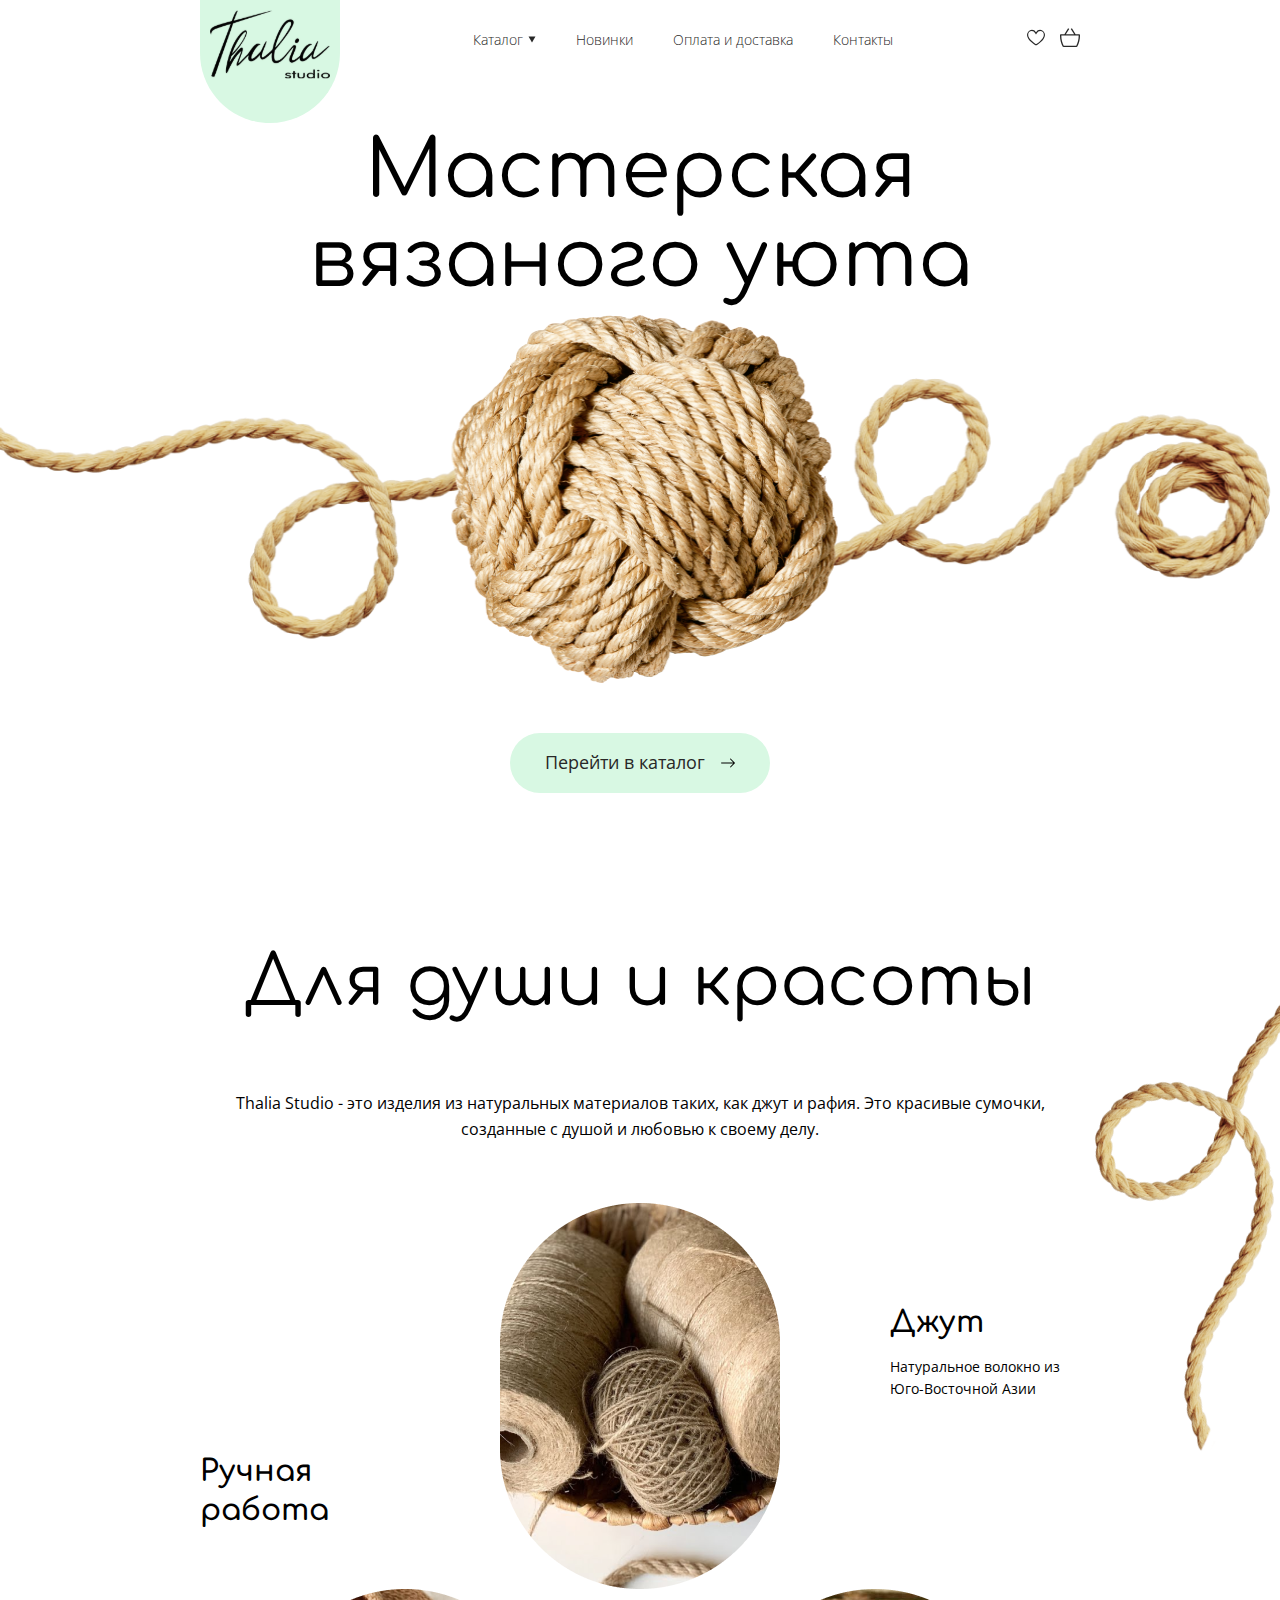
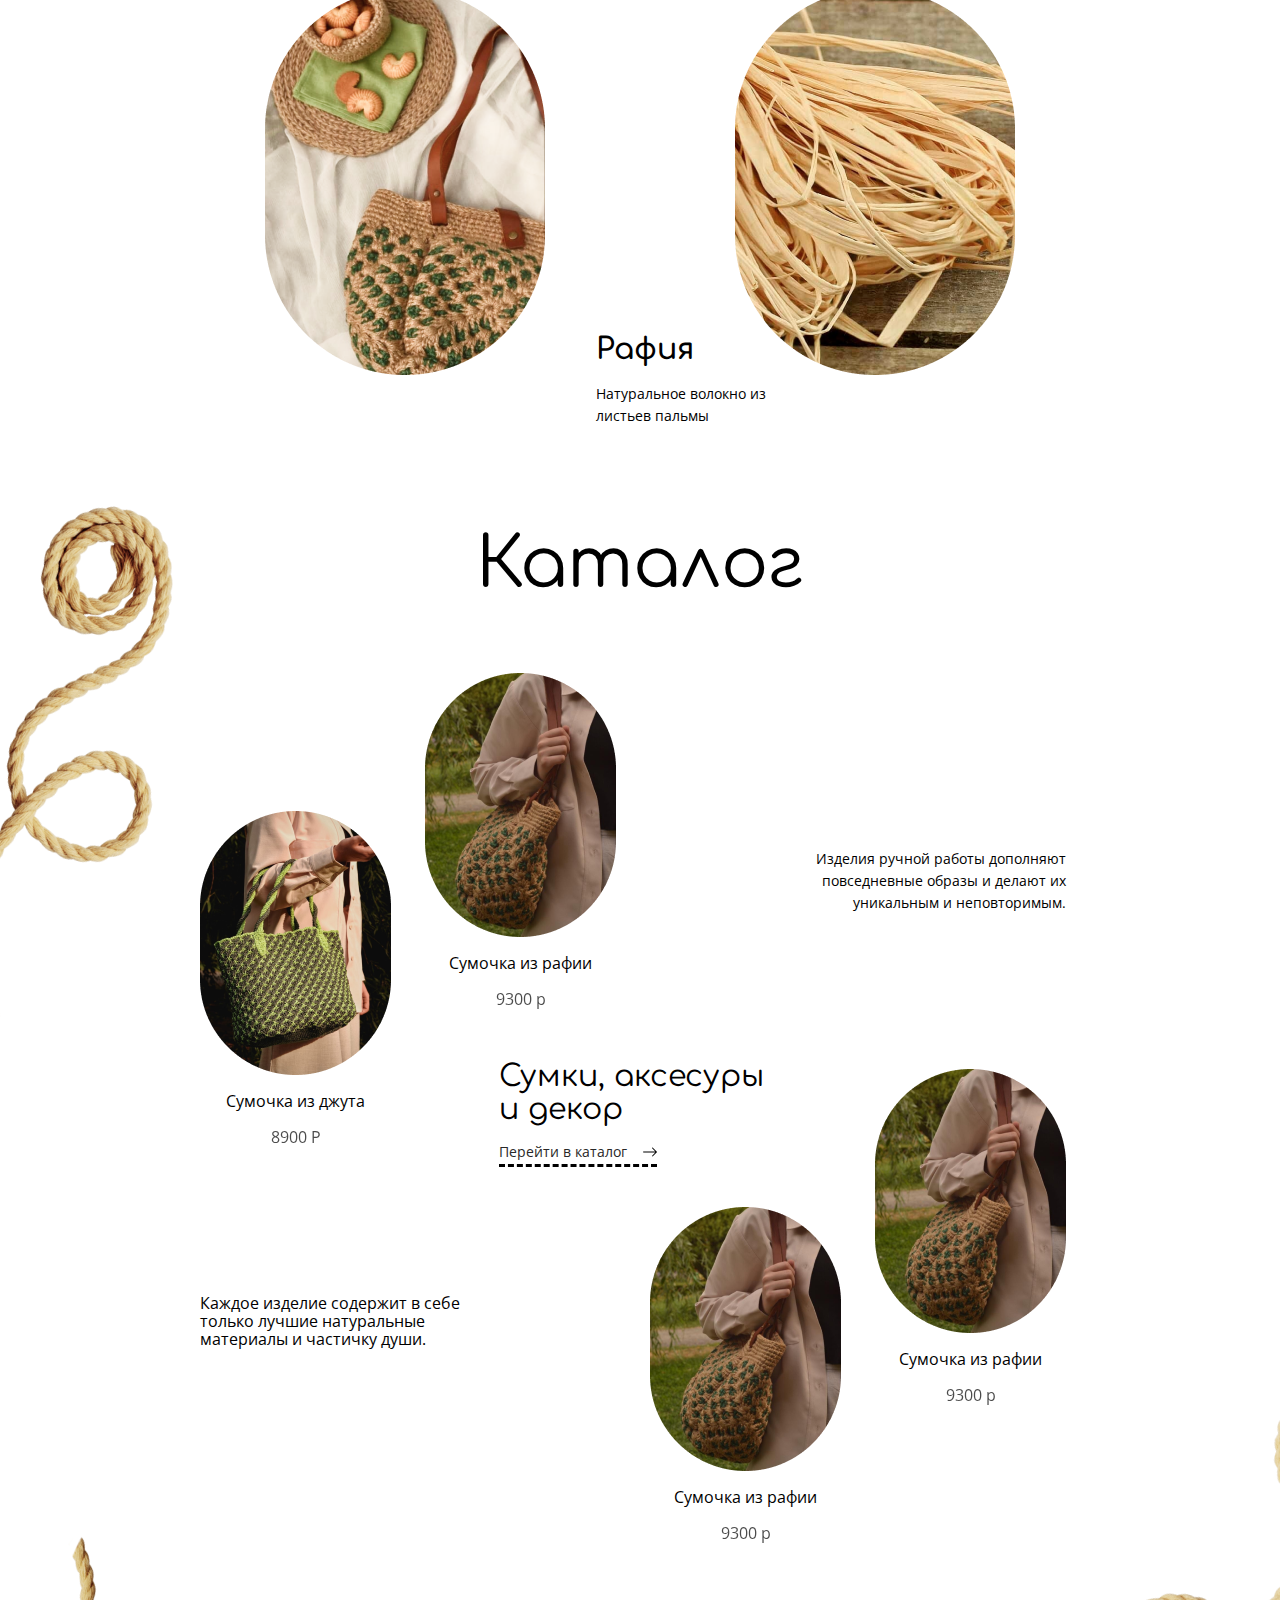
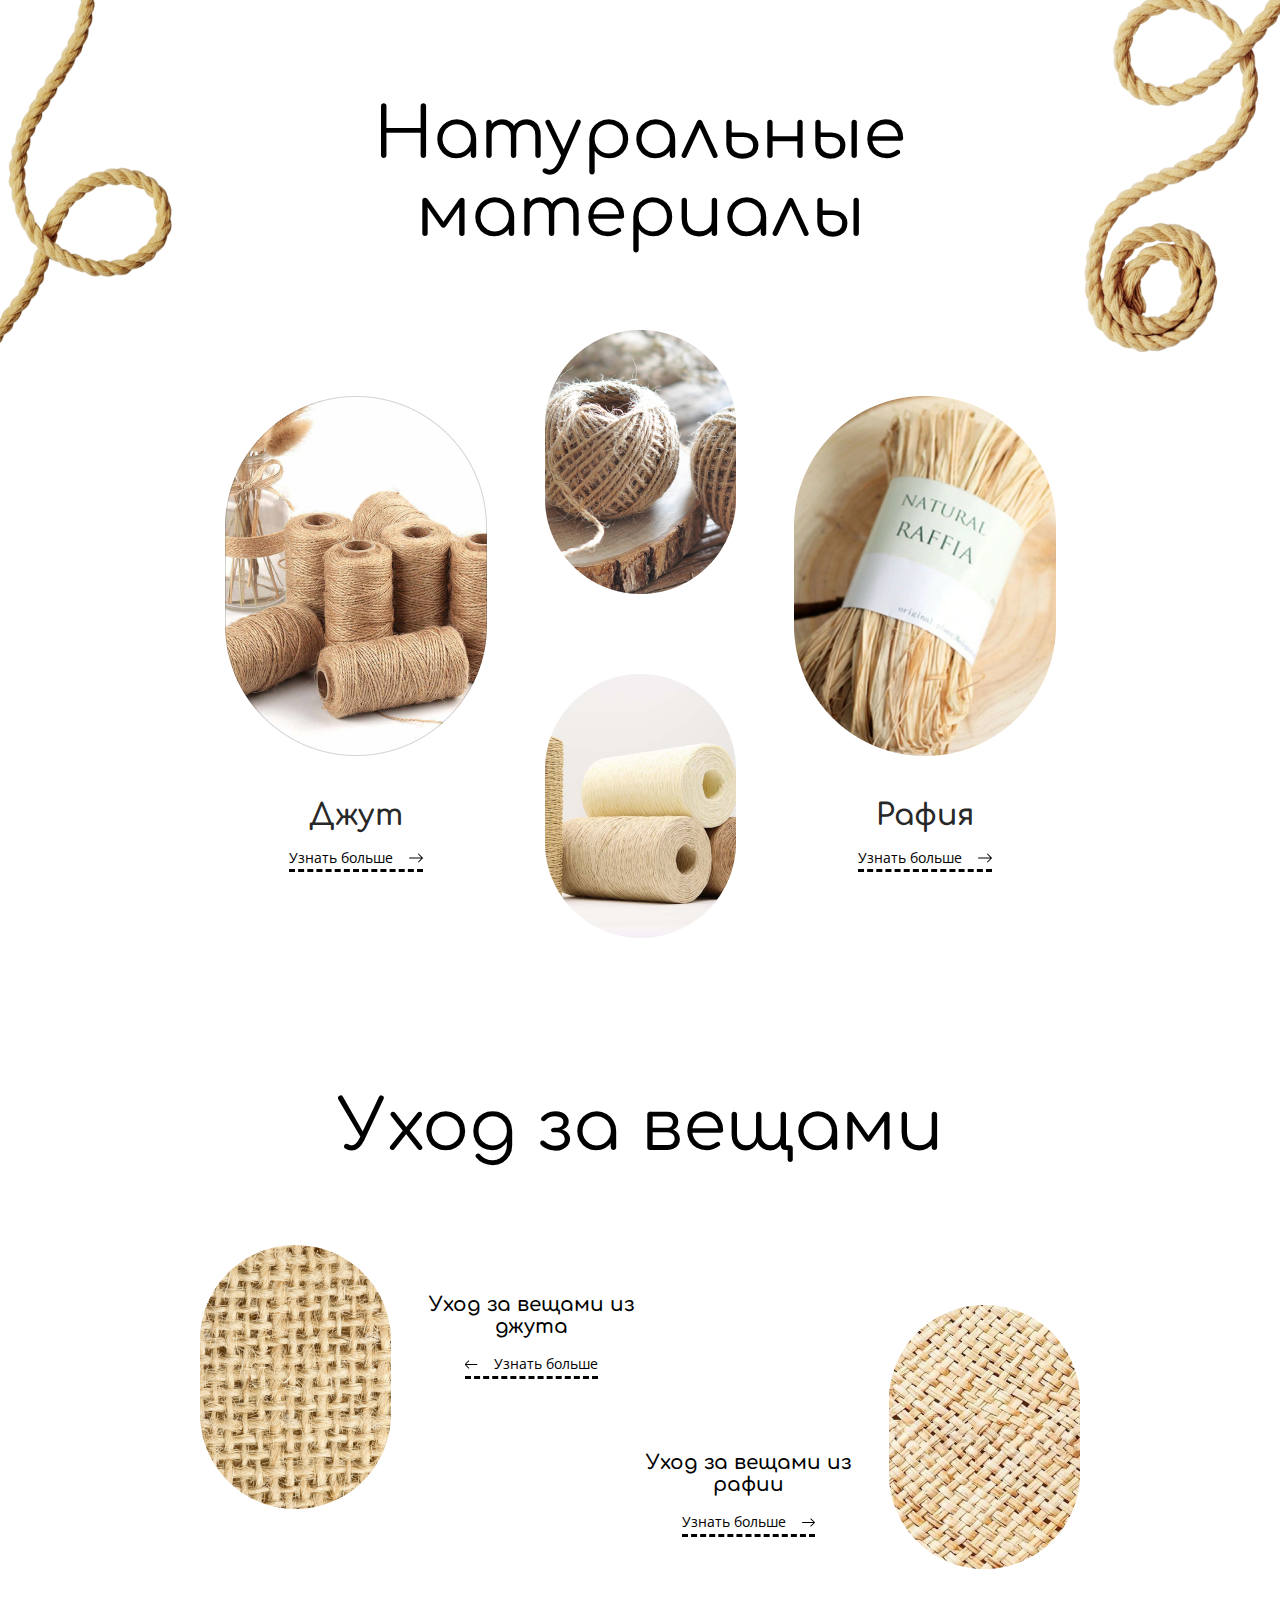
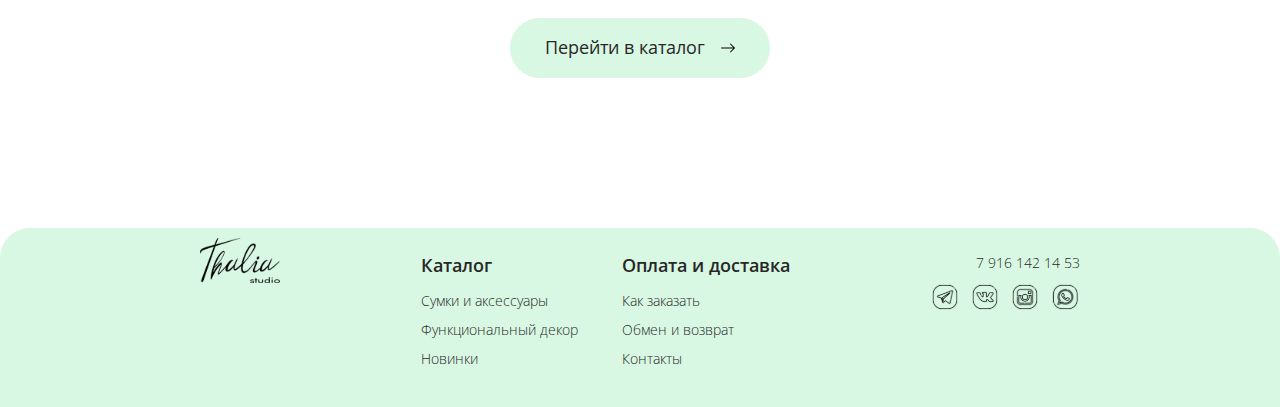
<file: index.html>
<!DOCTYPE html>
<html lang="ru" dir="ltr">
  <head>
    <meta charset="utf-8" />
    <title>Thalia Studio - Главная страница</title>
    <link rel="stylesheet" href="./index.css" />
    <link rel="stylesheet" href="./vendor/normalize.css" />
    <meta name="viewport" content="width=device-width, initial-scale=1" />
    <script src="http://ajax.googleapis.com/ajax/libs/jquery/2.0.3/jquery.min.js"></script>
  </head>

  <body>
    <header class="header">
      <a href="/index.html" class="logoimg">
        <img src="./images/logo.svg" alt="logoimg" class="logoimg pointer lazyload" />
      </a>
      <div class="menu">
        <div class="catalog">
          <p class="header__text text pointer header__text__catalog">Каталог</p>
          <img src="./images/Polygon.svg" alt="rectangle" class="polygon lazyload" />
          <div class="catalog__popup">
            <p class="catalog__popup__text text pointer">
              <a href="./pages/catalog.html">Все изделия</a>
            </p>
            <p class="catalog__popup__text text pointer">
              <a href="./pages/catalog.html">Сумки и аксессуары</a>
            </p>
            <p class="catalog__popup__text text pointer">
              <a href="./pages/catalog.html">Функциональный декор</a>
            </p>
          </div>
        </div>
        <p class="header__text text pointer">
          <a href="./pages/novelties.html">Новинки</a>
        </p>
        <p class="header__text text pointer">
          <a href="./pages/paymentndelivery.html">Оплата и доставка</a>
        </p>
        <p class="header__text text pointer">
          <a href="./pages/contacts.html">Контакты</a>
        </p>
      </div>
      <div class="headerimges">
        <a href="/pages/favourites.html">
        <img src="/images/like.svg" alt="like" class="like pointer lazyload" />
      </a>
        <a href="/pages/order.html">
        <img src="/images/basket.svg" alt="basket" class="basket pointer lazyload" />
      </a>
        <img
          src="/images/header__vector.svg"
          alt="burger"
          class="header__burger"
        />
      </div>
    </header>
    <div class="burger">
      <div class="burger__header">
        <a href="./index.html">
          <img
            src="./images/burger__logo.svg"
            alt="logoimg"
            class="burger__header__img pointer"
          />
        </a>
        <div class="burger__header__imges">
          <img src="./images/like.svg" alt="like" class="like pointer lazyload" />
          <img src="./images/basket.svg" alt="basket" class="basket pointer lazyload" />
          <img
            src="./images/burger__vector.svg"
            alt="vector"
            class="burger__vector pointer"
          />
        </div>
      </div>
      <div class="burger__content">
        <div class="catalog">
          <p class="header__text text pointer burger__catalog__title">
            Каталог
          </p>
          <img src="./images/Polygon.svg" alt="rectangle" class="polygon lazyload" />
        </div>
        <div class="burger__content__catalog-popup">
          <p class="burger__content__catalog-popup__text text pointer">
            <a href="./pages/catalog.html"> Сумки и аксессуары </a>
          </p>
          <p class="burger__content__catalog-popup__text text pointer">
            <a href="./pages/catalog.html"> Функциональный декор </a>
          </p>
        </div>
        <p class="burger__content__text text pointer">
          <a href="./pages/novelties.html">Новинки</a>
        </p>
        <p class="burger__content__text text pointer">
          <a href="./pages/paymentndelivery.html">Оплата и доставка</a>
        </p>
        <p class="burger__content__text text pointer">
          <a href="./pages/contacts.html">Контакты</a>
        </p>
      </div>
      <div class="burger__footer">
        <p class="burger__footer__text text">7 916 142 14 53</p>
        <div class="burger__footer__social">
          <a href="#"
            ><img
              src="./images/image_telegram.svg"
              alt=""
              class="burger__footer__social__icon"
          /></a>
          <a href="https://vk.com/thaliastudio"
            ><img
              src="./images/image_vk.svg"
              alt=""
              class="burger__footer__social__icon"
          /></a>
          <a href="#"
            ><img
              src="./images/image_instagram.svg"
              alt=""
              class="burger__footer__social__icon"
          /></a>
          <a href="#"
            ><img
              src="./images/image_whatsapp.svg"
              alt=""
              class="burger__footer__social__icon"
          /></a>
        </div>
      </div>
    </div>
    <main class="page">
      <section class="main">
        <h1 class="main__title title">Мастерская вязаного уюта</h1>
        <img src="./images/mainimg.png" alt="mainimg" class="mainimg lazyload" />
        <a href="./pages/catalog.html" class="mainbutton text pointer">
          Перейти в каталог<img src="./images/arrow.svg" alt="arrowimg" />
        </a>
      </section>
      <section class="soul">
        <img src="./images/rope1.png" alt="rope" class="rope lazyload" />
        <div class="soul__section">
          <h2 class="title soul__title">Для души и красоты</h2>
          <p class="text soul__text">
            Thalia Studio - это изделия из натуральных материалов таких, как
            джут и рафия. Это красивые сумочки, созданные с душой и любовью к
            своему делу.
          </p>
          <div class="soul__subsection">
            <p class="subsection__text title">Ручная работа</p>
            <img src="./images/image_jute.png" alt="jute" class="lazyload" />
            <div class="soul__undertext">
              <p class="undertext__uppertitle title">Джут</p>
              <p class="undertext__text text">
                Натуральное волокно из Юго-Восточной Азии
              </p>
            </div>
          </div>
          <div class="soul__imgrow">
            <img src="./images/handmade.png" alt="" class="lazyload"/>
            <div class="imgrow__text">
              <p class="undertext__uppertitle title">Рафия</p>
              <p class="undertext__text text">
                Натуральное волокно из листьев пальмы
              </p>
            </div>
            <img src="./images/rafia.png" alt="" class="lazyload"/>
          </div>
        </div>
      </section>
      <section class="catal">
        <img src="./images/rope2.png" alt="ropeimg" class="rope2" />
        <h2 class="catal__title title">Каталог</h2>
        <div class="catal__frow">
          <div class="catal_el">
            <img src="./images/rafi.png" alt="cardimg" class="cardimg" />
            <p class="el__title text">Сумочка из джута</p>
            <p class="el__text text">8900 Р</p>
          </div>
          <div class="catal_el">
            <img src="./images/juta.png" alt="cardimg" class="cardimg" />
            <p class="el__title text">Сумочка из рафии</p>
            <p class="el__text text">9300 р</p>
          </div>
          <p class="catal__text text">
            Изделия ручной работы дополняют повседневные образы и делают их
            уникальным и неповторимым.
          </p>
        </div>
        <div class="catal__center">
          <p class="catal__center__title title">Сумки, аксесуры и декор</p>
          <a
            href="./pages/catalog.html"
            class="catal__center__text text pointer"
          >
            Перейти в каталог<img
              src="./images/arrow.svg"
              alt="arrowimg"
              class=""
            />
          </a>
        </div>
        <div class="catal__trow">
          <p class="catal__trow__text text">
            Каждое изделие содержит в себе только лучшие натуральные материалы и
            частичку души.
          </p>
          <div class="catal_el zero">
            <img src="./images/juta.png" alt="cardimg" class="cardimg" />
            <p class="el__title text">Сумочка из рафии</p>
            <p class="el__text text">9300 р</p>
          </div>
          <div class="catal_el">
            <img src="./images/juta.png" alt="cardimg" class="cardimg" />
            <p class="el__title text">Сумочка из рафии</p>
            <p class="el__text text">9300 р</p>
          </div>
        </div>
      </section>
      <img src="./images/rope4.png" alt="" class="rope4" />
      <img src="./images/rope3.png" alt="" class="rope3" />
      <section class="materials">
        <h2 class="title materials__title">Натуральные материалы</h2>
        <div class="materials__elements">
          <div class="material__element">
            <img
              src="./images/materials__just.png"
              alt=""
              class="material__img"
              id="matJutImg"
            />
            <div class="material__popup" id="material__jute__popup">
              <p
                class="material__popup__text text"
                id="material__jute__popup-text"
              >
                Джут — натуральное текстильное волокно, изготавливаемое из
                растений одноимённого рода. Из этих волокон производят
                преимущественно мешки, канаты, ковры, мебельные материи и
                прочее. Джут применяется в смеси с абельмошевым волокном для
                грубых тканей, например мешечной.
              </p>
            </div>
            <p class="title material__element__title">Джут</p>
            <p
              class="catal__center__text text pointer material__element__text"
              id="material__jute__link"
            >
              Узнать больше<img
                src="./images/arrow.svg"
                alt="arrowimg"
                class=""
              />
            </p>
          </div>
          <div class="material__elementimg">
            <img src="./images/materials__jute.png" alt="" />
            <img src="./images/materials__rafia1.png" alt="" />
          </div>
          <div class="material__element">
            <img
              src="./images/materials__rafiaright.png"
              alt=""
              class="material__img"
              id="matRafImg"
            />
            <div class="material__popup" id="material__rafia__popup">
              <p class="material__popup__text text" id="rafia">
                Ра́фия — род растений семейства Пальмовые, родиной которых
                является тропическая Африка и в особенности Мадагаскар, а также
                для одного вида — Центральная и Южная Америка. Достигают в
                высоту 16 метров.
              </p>
            </div>
            <p class="title material__element__title">Рафия</p>
            <p
              class="catal__center__text text pointer material__element__text"
              id="material__rafia__link"
            >
              Узнать больше<img
                src="./images/arrow.svg"
                alt="arrowimg"
                class=""
              />
            </p>
          </div>
        </div>
      </section>
      <section class="care">
        <h2 class="care__title title">Уход за вещами</h2>
        <div class="care__elements">
          <div class="care__element">
            <img src="./images/materials__jute1.png" alt="" class="care__img" />
            <div class="care__wrapper care__paddng2">
              <p class="care__text title care__firstmargin">
                Уход за вещами из джута
              </p>
              <p class="catal__center__text text care__jute__link">
                <img
                  src="./images/arrow.svg"
                  alt="arrowimg"
                  class="rotate arrowimg"
                />Узнать больше
              </p>
            </div>
          </div>
          <div class="care__element">
            <div class="care__wrapper care__padding">
              <p class="care__text care__margin title">
                Уход за вещами из рафии
              </p>
              <p class="catal__center__text text care__rafia__link">
                Узнать больше<img
                  src="./images/arrow.svg"
                  alt="arrowimg"
                  class="arrowimg"
                />
              </p>
            </div>
            <img src="./images/materials__rafia.png" alt="" class="care__img" />
          </div>
        </div>
        <a
          href="./pages/catalog.html"
          class="mainbutton text pointer care__button"
        >
          Перейти в каталог<img src="./images/arrow.svg" alt="arrowimg" />
        </a>
      </section>
      <div class="overlay">
        <div class="overlay__block">
          <div class="overlay__block__text">
            <h2 class="overlay__block__text__title title">
              Уход за вещами из джута
            </h2>
            <p class="overlay__block__text__text text">
              1.Сухая чистка. Вытряхните изделие, почистите щеткой или
              пропылесосьте. <br /><br />2. Стирка в стиральной машине. Джут
              хорошо впитывает влагу и становится очень тяжелым при стирке,
              практически каменным, поэтому чтоб не испортить барабан машины в
              ней можно стирать только небольшие вещи, которые связаны без
              каната (небольшие коврики, сервировочные салфетки, сумки, эко
              губки, небольшие корзинки и т.д.).
            </p>
          </div>
          <p class="catal__center__text text pointer overlay__block__link">
            <img src="./images/arrow.svg" alt="arrowimg" class="" />
            Скрыть
          </p>
        </div>
      </div>
    </main>
    <footer class="footer">
      <div class="footer__content">
        <img src="./images/footer__logo.svg" alt="" class="footer__logo" />
        <div class="footer__nav">
          <div class="footer__menu">
            <h3 class="menu__title text"><a href="./pages/catalog.html">Каталог</a></h3>
            <p class="menu__text text pointer"><a href="./pages/catalog.html">Сумки и аксессуары</a></p>
            <p class="menu__text text pointer"><a href="./pages/catalog.html">Функциональный декор</a></p>
            <p class="menu__text text pointer">
              <a href="./pages/novelties.html">Новинки</a>
            </p>
          </div>
          <div class="footer__menu">
            <h3 class="menu__title text">
              <a href="./pages/paymentndelivery.html">Оплата и доставка</a>
            </h3>
            <p class="menu__text text pointer"><a href="./pages/paymentndelivery.html">Как заказать</a></p>
            <p class="menu__text text pointer">
              <a href="./pages/tradenreturn.html">Обмен и возврат</a>
            </p>
            <p class="menu__text text pointer">
              <a href="./pages/contacts.html">Контакты</a>
            </p>
          </div>
        </div>
        <div class="footer__social">
          <p class="menu__text footer__social__text text">7 916 142 14 53</p>
          <div class="footer__social__icons">
            <a href="#" target="_blank"
              ><img src="./images/image_telegram.svg" alt=""
            /></a>
            <a href="https://vk.com/thaliastudio" target="_blank"
              ><img src="./images/image_vk.svg" alt=""
            /></a>
            <a href="#" target="_blank"
              ><img src="./images/image_instagram.svg" alt=""
            /></a>
            <a href="#" target="_blank"
              ><img src="./images/image_whatsapp.svg" alt=""
            /></a>
          </div>
        </div>
      </div>
    </footer>
    <div class="preloader-3">
      <img src="/images/preloader.gif" alt="" class="preloader-image">
  </div>
    <script src="/js/preloader.js"></script>
    <script src="./js/mainpage.js" charset="utf-8"></script>
  </body>
</html>
</file>
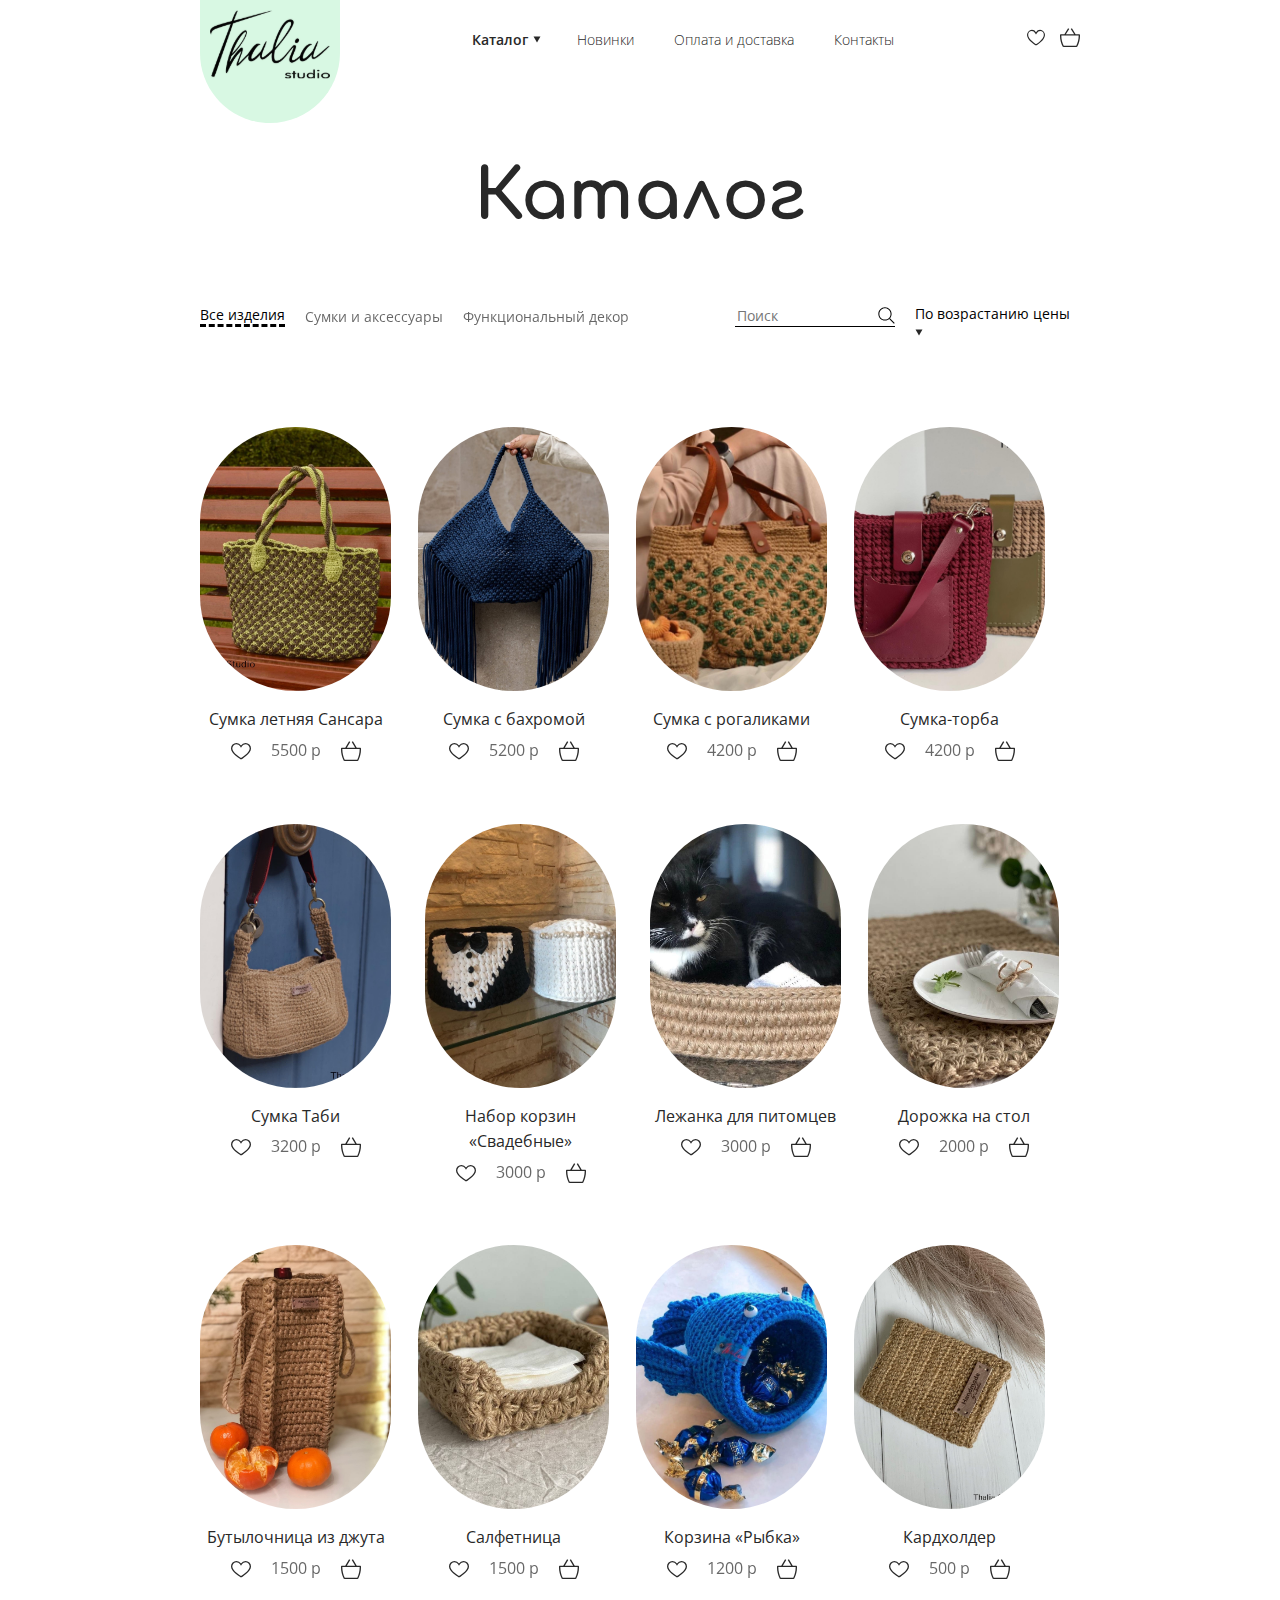
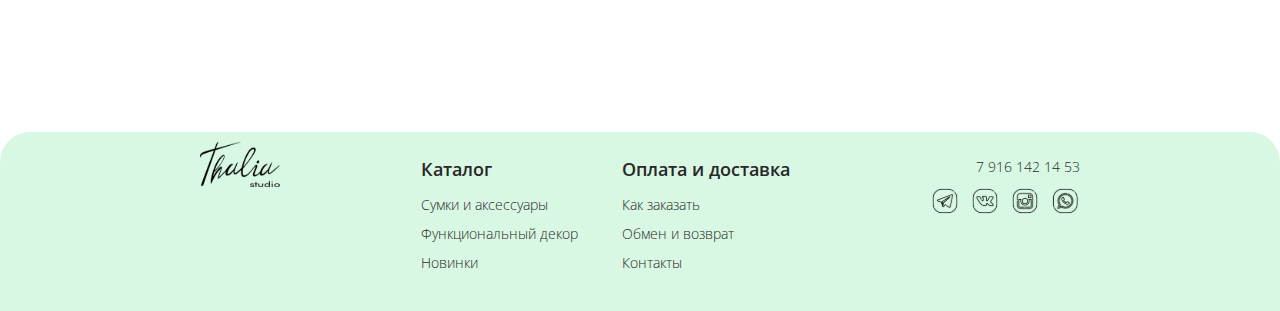
<file: pages/catalog.html>
<!DOCTYPE html>
<html lang="ru" dir="ltr">
  <head>
    <meta charset="utf-8" />
    <title>Thalia Studio - Каталог</title>
    <link rel="stylesheet" href="../index.css" />
    <link rel="stylesheet" href="../vendor/normalize.css" />
    <meta name="viewport" content="width=device-width, initial-scale=1" />
    <script src="http://ajax.googleapis.com/ajax/libs/jquery/2.0.3/jquery.min.js"></script>
  </head>

  <body>
    <header class="header">
      <a href="../index.html" class="logoimg">
        <img src="../images/logo.svg" alt="logoimg" class="logoimg pointer" />
      </a>
      <div class="menu">
        <div class="catalog">
          <p class="header__text text pointer header__text__catalog bold">
            Каталог
          </p>
          <img src="../images/Polygon.svg" alt="rectangle" class="polygon" />
          <div class="catalog__popup">
            <p class="catalog__popup__text text pointer">
              <a href="./catalog.html">Все изделия</a>
            </p>
            <p class="catalog__popup__text text pointer">
              <a href="./catalog.html">Сумки и аксессуары</a>
            </p>
            <p class="catalog__popup__text text pointer">
              <a href="./catalog.html">Функциональный декор</a>
            </p>
          </div>
        </div>
        <p class="header__text text pointer">
          <a href="../pages/novelties.html">Новинки</a>
        </p>
        <p class="header__text text pointer">
          <a href="../pages/paymentndelivery.html">Оплата и доставка</a>
        </p>
        <p class="header__text text pointer">
          <a href="./contacts.html">Контакты</a>
        </p>
      </div>
      <div class="headerimges">
        <a href="/pages/favourites.html">
        <img src="/images/like.svg" alt="like" class="like pointer lazyload" />
      </a>
        <a href="/pages/order.html">
        <img src="/images/basket.svg" alt="basket" class="basket pointer lazyload" />
      </a>
        <img
          src="/images/header__vector.svg"
          alt="burger"
          class="header__burger"
        />
      </div>
    </header>
    <div class="burger">
      <div class="burger__header">
        <a href="../index.html">
          <img
            src="../images/burger__logo.svg"
            alt="logoimg"
            class="burger__header__img pointer"
          />
        </a>
        <div class="burger__header__imges">
          <img src="../images/like.svg" alt="like" class="like pointer" />
          <img src="../images/basket.svg" alt="basket" class="basket pointer" />
          <img
            src="../images/burger__vector.svg"
            alt="vector"
            class="burger__vector pointer"
          />
        </div>
      </div>
      <div class="burger__content">
        <div class="catalog">
          <p class="header__text text pointer burger__catalog__title">
            Каталог
          </p>
          <img src="../images/Polygon.svg" alt="rectangle" class="polygon" />
        </div>
        <div class="burger__content__catalog-popup">
          <p class="burger__content__catalog-popup__text text pointer">
            <a href="./catalog.html"> Сумки и аксессуары </a>
          </p>
          <p class="burger__content__catalog-popup__text text pointer">
            <a href="./catalog.html"> Функциональный декор </a>
          </p>
        </div>
        <p class="burger__content__text text pointer">
          <a href="../pages/novelties.html">Новинки</a>
        </p>
        <p class="burger__content__text text pointer">
          <a href="../pages/paymentndelivery.html">Оплата и доставка</a>
        </p>
        <p class="burger__content__text text pointer">
          <a href="./contacts.html">Контакты</a>
        </p>
      </div>
      <div class="burger__footer">
        <p class="burger__footer__text text">7 916 142 14 53</p>
        <div class="burger__footer__social">
          <a href="#"
            ><img
              src="../images/image_telegram.svg"
              alt=""
              class="burger__footer__social__icon"
          /></a>
          <a href="https://vk.com/thaliastudio"
            ><img
              src="../images/image_vk.svg"
              alt=""
              class="burger__footer__social__icon"
          /></a>
          <a href="#"
            ><img
              src="../images/image_instagram.svg"
              alt=""
              class="burger__footer__social__icon"
          /></a>
          <a href="#"
            ><img
              src="../images/image_whatsapp.svg"
              alt=""
              class="burger__footer__social__icon"
          /></a>
        </div>
      </div>
    </div>
    <main class="page">
      <section class="catalog-page">
        <h2 class="catalog-page__title title">Каталог</h2>
        <div class="catalog-page__filter">
          <div class="catalog-page__filter__items">
            <p
              class="catalog-page__filter__items__text catalog-page__filter__items__all text selected"
            >
              Все изделия
            </p>
            <p
              class="catalog-page__filter__items__text catalog-page__filter__items__bags text pointer"
            >
              Сумки и аксессуары
            </p>
            <p
              class="catalog-page__filter__items__text catalog-page__filter__items__decor text pointer"
            >
              Функциональный декор
            </p>
          </div>
          <div class="catalog-page__filter__search">
            <input
              type="text"
              class="catalog-page__filter__search__input"
              placeholder="Поиск"
            />
            <div class="catalog-page__filter__search__dropdown">
              <p
                class="catalog-page__filter__search__dropdown__text text pointer"
              >
                По возрастанию цены
                <img
                  src="../images/Polygon.svg"
                  alt="rectangle"
                  class="polygon"
                />
              </p>
              <div class="catalog-page__filter__search__dropdown__popup">
                <p
                  class="catalog-page__filter__search__dropdown__popup__text text pointer"
                >
                  По возрастанию цены
                </p>
                <p
                  class="catalog-page__filter__search__dropdown__popup__text text pointer"
                >
                  По убыванию цены
                </p>
                <p
                  class="catalog-page__filter__search__dropdown__popup__text text pointer"
                >
                  Сперва новые
                </p>
                <p
                  class="catalog-page__filter__search__dropdown__popup__text text pointer"
                >
                  Сперва старые
                </p>
              </div>
            </div>
          </div>
        </div>
        <div class="catalog-page__filter__mobile">
          <div class="catalog-page__filter__mobile__filters__wrapper">
            <p class="catalog-page__filter__mobile__filters text">
              Фильтры<img src="../images/Polygon.svg" alt="" />
            </p>
            <img
              src="../images/search.svg"
              alt=""
              class="catalog-page__filter__mobile__filters__search"
            />
          </div>
          <div class="catalog-page__filter__mobile__popup">
            <div class="catalog-page__filter__mobile__firstrow">
              <p class="catalog-page__filter__mobile__firstrow__row text">
                Раздел:
              </p>
              <p
                class="catalog-page__filter__mobile__firstrow-text text catalog-page__filter__items__all"
              >
                Все изделия
              </p>
              <p
                class="catalog-page__filter__mobile__firstrow-text text catalog-page__filter__items__bags"
              >
                Сумки и аксессуары
              </p>
              <p
                class="catalog-page__filter__mobile__firstrow-text text catalog-page__filter__items__decor"
              >
                Функциональный декор
              </p>
            </div>
            <div class="catalog-page__filter__mobile__secondrow">
              <p class="catalog-page__filter__mobile__firstrow__row text">
                Сортировка:
              </p>
              <p
                class="catalog-page__filter__mobile__secondrow__text text pointer catalog-page__filter__search__dropdown__popup__text"
              >
                По возрастанию цены
              </p>
              <p
                class="catalog-page__filter__mobile__secondrow__text text pointer catalog-page__filter__search__dropdown__popup__text"
              >
                По убыванию цены
              </p>
              <p
                class="catalog-page__filter__mobile__secondrow__text text pointer catalog-page__filter__search__dropdown__popup__text"
              >
                Сперва новые
              </p>
              <p
                class="catalog-page__filter__mobile__secondrow__text text pointer catalog-page__filter__search__dropdown__popup__text"
              >
                Сперва старые
              </p>
            </div>
          </div>
          <div class="catalog-page__filter__mobile__search__wrapper">
            <input
              type="text"
              class="catalog-page__filter__mobile__search text"
              placeholder="Поиск"
            /><img
              src="../images/mobile__close.svg"
              alt=""
              class="catalog-page__filter__mobile__search__img"
            />
          </div>
        </div>
        <div class="catalog-page__items"></div>
      </section>
    </main>
    <footer class="footer">
      <div class="footer__content">
        <img src="../images/footer__logo.svg" alt="" class="footer__logo" />
        <div class="footer__nav">
          <div class="footer__menu">
            <h3 class="menu__title text">
              <a href="/pages/catalog.html">Каталог</a>
            </h3>
            <p class="menu__text text pointer">
              <a href="/pages/catalog.html">Сумки и аксессуары</a>
            </p>
            <p class="menu__text text pointer">
              <a href="/pages/catalog.html">Функциональный декор</a>
            </p>
            <p class="menu__text text pointer">
              <a href="/pages/novelties.html">Новинки</a>
            </p>
          </div>
          <div class="footer__menu">
            <h3 class="menu__title text">
              <a href="../pages/paymentndelivery.html">Оплата и доставка</a>
            </h3>
            <p class="menu__text text pointer">Как заказать</p>
            <p class="menu__text text pointer">
              <a href="./tradenreturn.html">Обмен и возврат</a>
            </p>
            <p class="menu__text text pointer">
              <a href="./contacts.html">Контакты</a>
            </p>
          </div>
        </div>
        <div class="footer__social">
          <p class="menu__text footer__social__text text">7 916 142 14 53</p>
          <div class="footer__social__icons">
            <a href="#" target="_blank"
              ><img src="../images/image_telegram.svg" alt=""
            /></a>
            <a href="https://vk.com/thaliastudio" target="_blank"
              ><img src="../images/image_vk.svg" alt=""
            /></a>
            <a href="#" target="_blank"
              ><img src="../images/image_instagram.svg" alt=""
            /></a>
            <a href="#" target="_blank"
              ><img src="../images/image_whatsapp.svg" alt=""
            /></a>
          </div>
        </div>
      </div>
    </footer>
    <template class="catalog-template-card">
      <div class="catalog-page__items__item pointer">
        <img
          src="../images/juta.png"
          alt=""
          class="catalog-page__items__item__img"
        />
        <p class="catalog-page__items__item__text text"></p>
        <div class="catalog-page__items__item__wrapper">
          <img
            src="../images/like.svg"
            alt=""
            class="catalog-page__items__item__wrapper__like pointer"
          />
          <p class="catalog-page__items__item__wrapper__price text"></p>
          <img
            src="../images/basket.svg"
            alt=""
            class="catalog-page__items__item__wrapper__basket pointer"
          />
        </div>
      </div>
    </template>
    <div class="preloader-3">
      <img src="/images/preloader.gif" alt="" class="preloader-image">
  </div>
    <script src="/js/preloader.js"></script>
    <script src="/js/catalog-items.js"></script>
    <script src="https://code.s3.yandex.net/web-code/smoothly.js"></script>
    <script src="../js/catalog.js"></script>
    <script src="../js/mainpage.js"></script>
  </body>
</html>
</file>
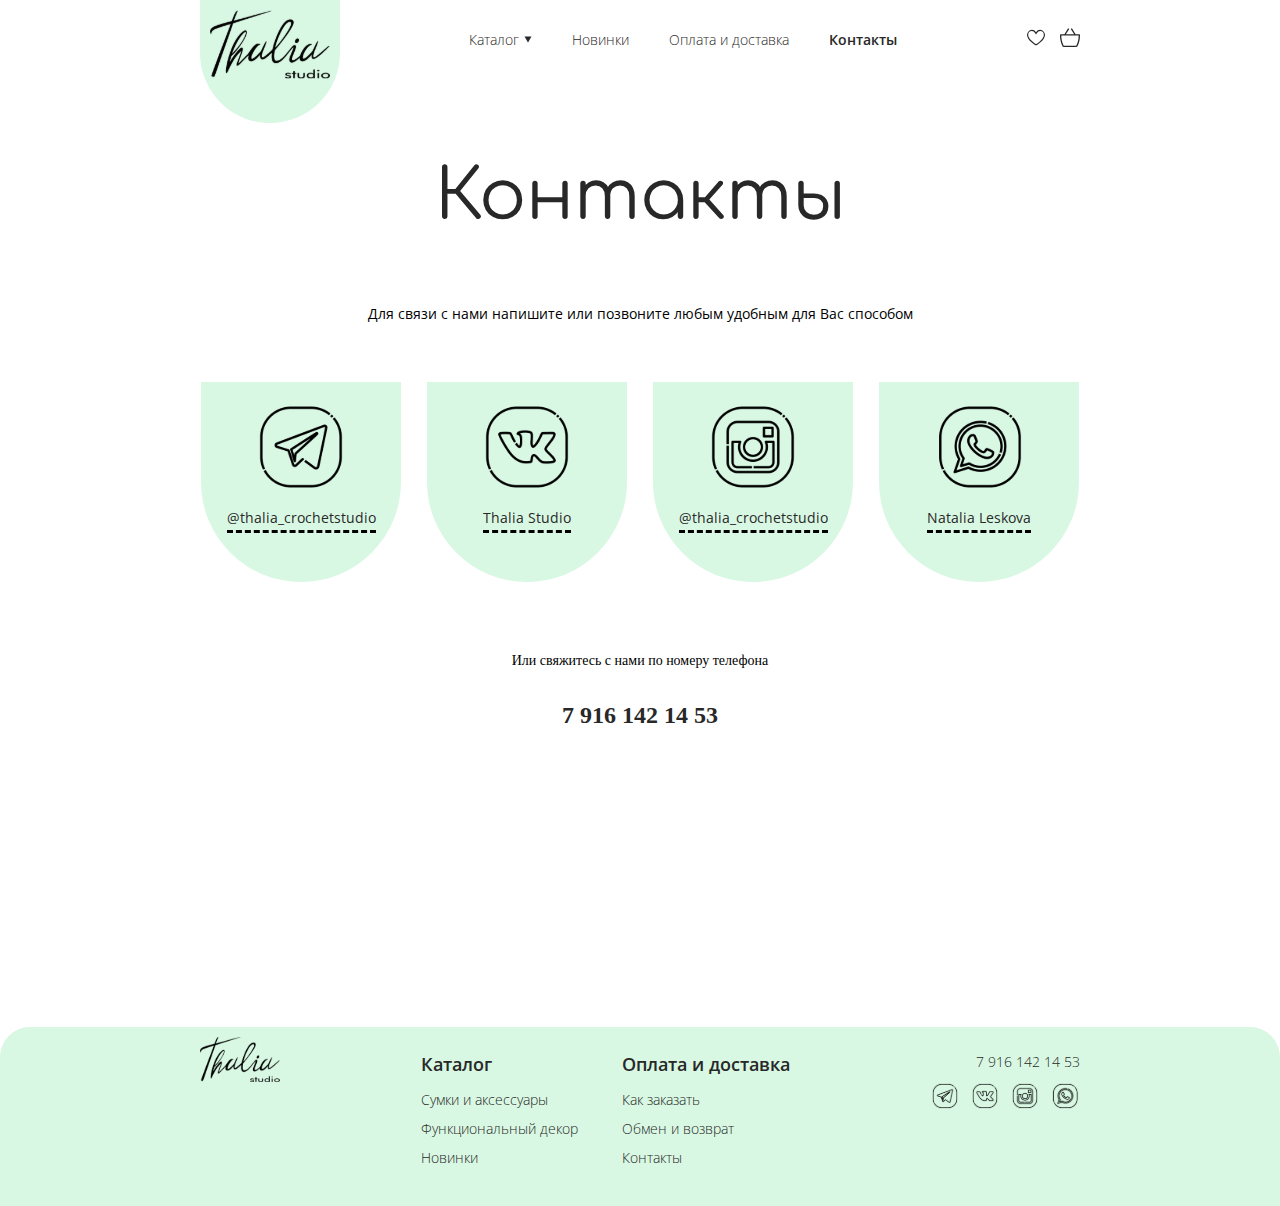
<file: pages/contacts.html>
<!DOCTYPE html>
<html lang="ru" dir="ltr">
  <head>
    <meta charset="utf-8" />
    <title>Thalia Studio - Контакты</title>
    <link rel="stylesheet" href="../index.css" />
    <link rel="stylesheet" href="../vendor/normalize.css" />
    <meta name="viewport" content="width=device-width, initial-scale=1" />
    <script src="http://ajax.googleapis.com/ajax/libs/jquery/2.0.3/jquery.min.js"></script>
  </head>

  <body>
    <header class="header">
      <a href="../index.html" class="logoimg">
        <img src="../images/logo.svg" alt="logoimg" class="logoimg pointer" />
      </a>
      <div class="menu">
        <div class="catalog">
          <p class="header__text text pointer header__text__catalog">Каталог</p>
          <img src="../images/Polygon.svg" alt="rectangle" class="polygon" />
          <div class="catalog__popup">
            <p class="catalog__popup__text text pointer">
              <a href="./catalog.html">Все изделия</a>
            </p>
            <p class="catalog__popup__text text pointer">
              <a href="./catalog.html">Сумки и аксессуары</a>
            </p>
            <p class="catalog__popup__text text pointer">
              <a href="./catalog.html">Функциональный декор</a>
            </p>
          </div>
        </div>
        <p class="header__text text pointer">
          <a href="../pages/novelties.html">Новинки</a>
        </p>
        <p class="header__text text pointer">
          <a href="../pages/paymentndelivery.html">Оплата и доставка</a>
        </p>
        <p class="header__text text pointer">
          <a href="./contacts.html" class="bold">Контакты</a>
        </p>
      </div>
      <div class="headerimges">
        <a href="/pages/favourites.html">
        <img src="/images/like.svg" alt="like" class="like pointer lazyload" />
      </a>
        <a href="/pages/order.html">
        <img src="/images/basket.svg" alt="basket" class="basket pointer lazyload" />
      </a>
        <img
          src="/images/header__vector.svg"
          alt="burger"
          class="header__burger"
        />
      </div>
    </header>
    <div class="burger">
      <div class="burger__header">
        <a href="../index.html">
          <img
            src="../images/burger__logo.svg"
            alt="logoimg"
            class="burger__header__img pointer"
          />
        </a>
        <div class="burger__header__imges">
          <img src="../images/like.svg" alt="like" class="like pointer" />
          <img src="../images/basket.svg" alt="basket" class="basket pointer" />
          <img
            src="../images/burger__vector.svg"
            alt="vector"
            class="burger__vector pointer"
          />
        </div>
      </div>
      <div class="burger__content">
        <div class="catalog">
          <p class="header__text text pointer burger__catalog__title">
            Каталог
          </p>
          <img src="../images/Polygon.svg" alt="rectangle" class="polygon" />
        </div>
        <div class="burger__content__catalog-popup">
          <p class="burger__content__catalog-popup__text text pointer">
            <a href="./catalog.html"> Сумки и аксессуары </a>
          </p>
          <p class="burger__content__catalog-popup__text text pointer">
            <a href="./catalog.html"> Функциональный декор </a>
          </p>
        </div>
        <p class="burger__content__text text pointer">
          <a href="../pages/novelties.html">Новинки</a>
        </p>
        <p class="burger__content__text text pointer">
          <a href="../pages/paymentndelivery.html">Оплата и доставка</a>
        </p>
        <p class="burger__content__text text pointer">
          <a href="./contacts.html">Контакты</a>
        </p>
      </div>
      <div class="burger__footer">
        <p class="burger__footer__text text">7 916 142 14 53</p>
        <div class="burger__footer__social">
          <a href="#"
            ><img
              src="../images/image_telegram.svg"
              alt=""
              class="burger__footer__social__icon"
          /></a>
          <a href="https://vk.com/thaliastudio"
            ><img
              src="../images/image_vk.svg"
              alt=""
              class="burger__footer__social__icon"
          /></a>
          <a href="#"
            ><img
              src="../images/image_instagram.svg"
              alt=""
              class="burger__footer__social__icon"
          /></a>
          <a href="#"
            ><img
              src="../images/image_whatsapp.svg"
              alt=""
              class="burger__footer__social__icon"
          /></a>
        </div>
      </div>
    </div>
    <main class="page">
      <section class="contacts">
        <h2 class="contacts__title title">Контакты</h2>
        <p class="contacts__subtitle text">
          Для связи с нами напишите или позвоните любым удобным для Вас способом
        </p>
        <div class="contacts__social">
          <div class="contacts__social__element">
            <img
              src="../images/contacts__tg.svg"
              alt=""
              class="contacts__social__element__img"
            />
            <a
              class="catal__center__text contacts__social__element__text text"
              target="_blank"
              href="/#"
              >@thalia_crochetstudio</a
            >
          </div>
          <div class="contacts__social__element">
            <img
              src="../images/contacts_vk.svg"
              alt=""
              class="contacts__social__element__img"
            />
            <a
              class="catal__center__text contacts__social__element__text text"
              href="https://vk.com/thaliastudio"
              target="_blank"
              >Thalia Studio</a
            >
          </div>
          <div class="contacts__social__element">
            <img
              src="../images/contacts__ig.svg"
              alt=""
              class="contacts__social__element__img"
            />
            <a
              class="catal__center__text contacts__social__element__text text"
              target="_blank"
              href="/#"
              >@thalia_crochetstudio</a
            >
          </div>
          <div class="contacts__social__element">
            <img
              src="../images/contacts__wa.svg"
              alt=""
              class="contacts__social__element__img"
            />
            <a
              class="catal__center__text contacts__social__element__text text"
              target="_blank"
              href="/#"
              >Natalia Leskova
            </a>
          </div>
        </div>
        <p class="contacts__subtitle">
          Или свяжитесь с нами по номеру телефона
        </p>
        <p class="contacts__number">7 916 142 14 53</p>
      </section>
    </main>
    <footer class="footer">
      <div class="footer__content">
        <img src="../images/footer__logo.svg" alt="" class="footer__logo" />
        <div class="footer__nav">
          <div class="footer__menu">
            <h3 class="menu__title text"><a href="/pages/catalog.html">Каталог</a></h3>
            <p class="menu__text text pointer"><a href="/pages/catalog.html">Сумки и аксессуары</a></p>
            <p class="menu__text text pointer"><a href="/pages/catalog.html">Функциональный декор</a></p>
            <p class="menu__text text pointer">
              <a href="/pages/novelties.html">Новинки</a>
            </p>
          </div>
          <div class="footer__menu">
            <h3 class="menu__title text">
              <a href="../pages/paymentndelivery.html">Оплата и доставка</a>
            </h3>
            <p class="menu__text text pointer">Как заказать</p>
            <p class="menu__text text pointer">
              <a href="./tradenreturn.html">Обмен и возврат</a>
            </p>
            <p class="menu__text text pointer">
              <a href="./contacts.html">Контакты</a>
            </p>
          </div>
        </div>
        <div class="footer__social">
          <p class="menu__text footer__social__text text">7 916 142 14 53</p>
          <div class="footer__social__icons">
            <a href="#" target="_blank"
              ><img src="../images/image_telegram.svg" alt=""
            /></a>
            <a href="https://vk.com/thaliastudio" target="_blank"
              ><img src="../images/image_vk.svg" alt=""
            /></a>
            <a href="#" target="_blank"
              ><img src="../images/image_instagram.svg" alt=""
            /></a>
            <a href="#" target="_blank"
              ><img src="../images/image_whatsapp.svg" alt=""
            /></a>
          </div>
        </div>
      </div>
    </footer>
    <div class="preloader-3">
      <img src="/images/preloader.gif" alt="" class="preloader-image">
  </div>
    <script src="/js/preloader.js"></script>
    <script src="https://code.s3.yandex.net/web-code/smoothly.js"></script>
    <script src="../js/mainpage.js"></script>
  </body>
</html>
</file>
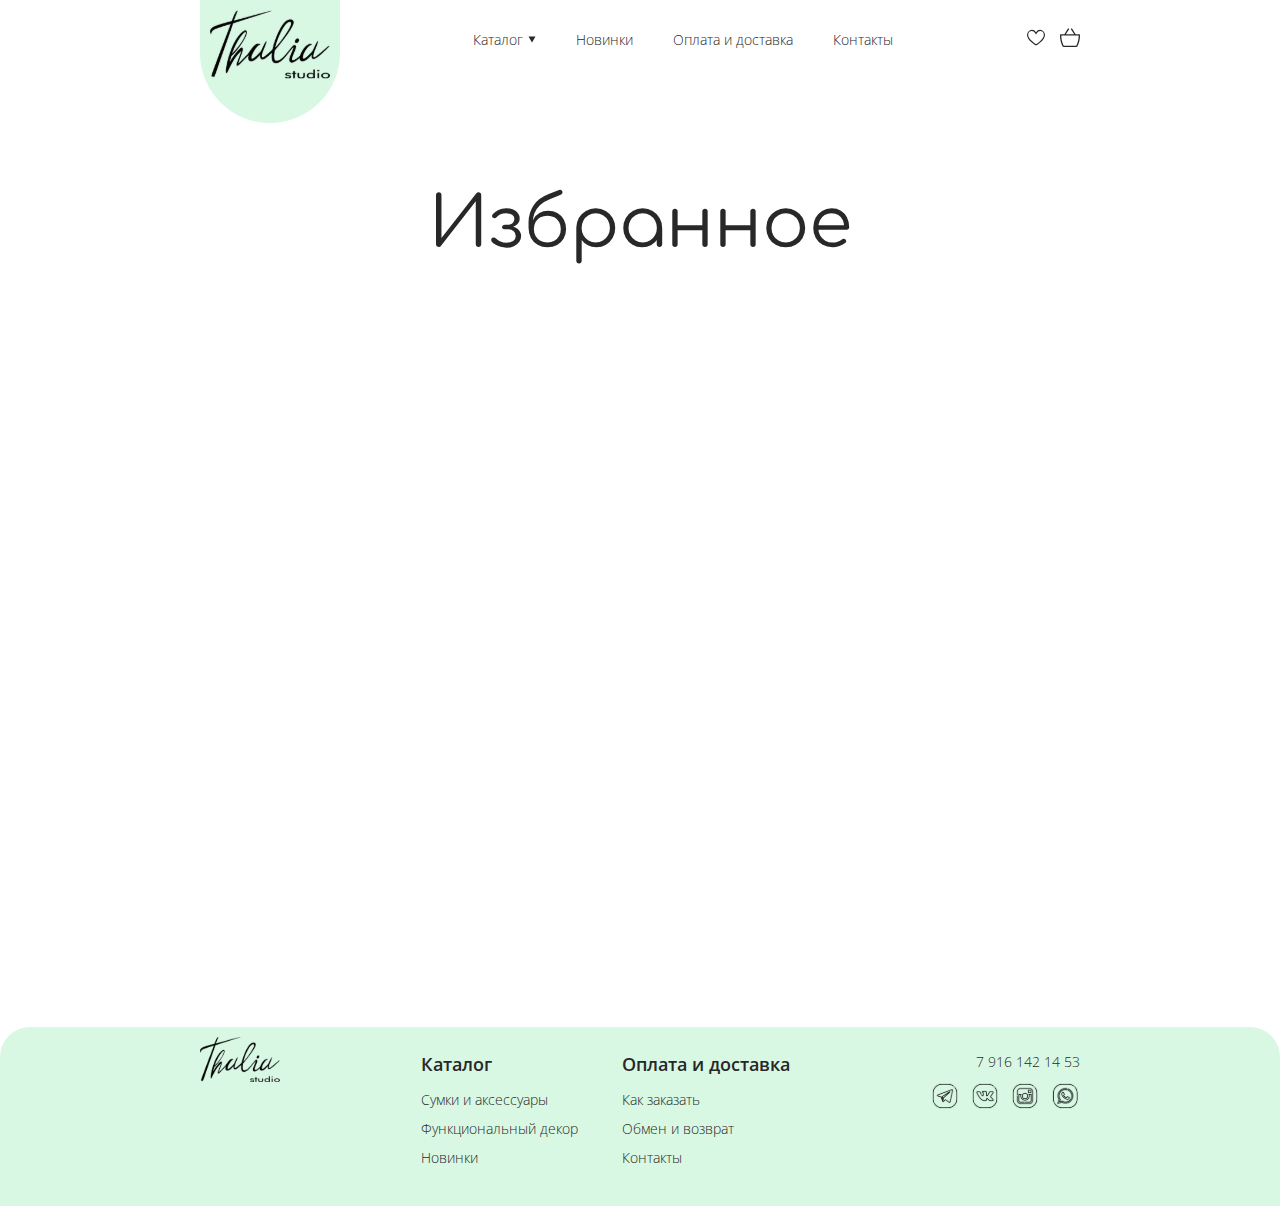
<file: pages/favourites.html>
<!DOCTYPE html>
<html lang="ru" dir="ltr">
  <head>
    <meta charset="utf-8" />
    <title>Thalia Studio - Избранное</title>
    <link rel="stylesheet" href="../index.css" />
    <link rel="stylesheet" href="../vendor/normalize.css" />
    <meta name="viewport" content="width=device-width, initial-scale=1" />
    <script src="http://ajax.googleapis.com/ajax/libs/jquery/2.0.3/jquery.min.js"></script>
  </head>

  <body>
    <header class="header">
      <a href="../index.html" class="logoimg">
        <img src="../images/logo.svg" alt="logoimg" class="logoimg pointer" />
      </a>
      <div class="menu">
        <div class="catalog">
          <p class="header__text text pointer header__text__catalog">Каталог</p>
          <img src="../images/Polygon.svg" alt="rectangle" class="polygon" />
          <div class="catalog__popup">
            <p class="catalog__popup__text text pointer">
              <a href="./catalog.html">Все изделия</a>
            </p>
            <p class="catalog__popup__text text pointer">
              <a href="./catalog.html">Сумки и аксессуары</a>
            </p>
            <p class="catalog__popup__text text pointer">
              <a href="./catalog.html">Функциональный декор</a>
            </p>
          </div>
        </div>
        <p class="header__text text pointer">
          <a href="../pages/novelties.html">Новинки</a>
        </p>
        <p class="header__text text pointer">
          <a href="../pages/paymentndelivery.html">Оплата и доставка</a>
        </p>
        <p class="header__text text pointer">
          <a href="./contacts.html">Контакты</a>
        </p>
      </div>
      <div class="headerimges">
        <a href="/pages/favourites.html">
        <img src="/images/like.svg" alt="like" class="like pointer lazyload" />
      </a>
        <a href="/pages/order.html">
        <img src="/images/basket.svg" alt="basket" class="basket pointer lazyload" />
      </a>
        <img
          src="/images/header__vector.svg"
          alt="burger"
          class="header__burger"
        />
      </div>
    </header>
    <div class="burger">
      <div class="burger__header">
        <a href="../index.html">
          <img
            src="../images/burger__logo.svg"
            alt="logoimg"
            class="burger__header__img pointer"
          />
        </a>
        <div class="burger__header__imges">
          <img src="../images/like.svg" alt="like" class="like pointer" />
          <img src="../images/basket.svg" alt="basket" class="basket pointer" />
          <img
            src="../images/burger__vector.svg"
            alt="vector"
            class="burger__vector pointer"
          />
        </div>
      </div>
      <div class="burger__content">
        <div class="catalog">
          <p class="header__text text pointer burger__catalog__title">
            Каталог
          </p>
          <img src="../images/Polygon.svg" alt="rectangle" class="polygon" />
        </div>
        <div class="burger__content__catalog-popup">
          <p class="burger__content__catalog-popup__text text pointer">
            <a href="./catalog.html"> Сумки и аксессуары </a>
          </p>
          <p class="burger__content__catalog-popup__text text pointer">
            <a href="./catalog.html"> Функциональный декор </a>
          </p>
        </div>
        <p class="burger__content__text text pointer">
          <a href="../pages/novelties.html">Новинки</a>
        </p>
        <p class="burger__content__text text pointer">
          <a href="../pages/paymentndelivery.html">Оплата и доставка</a>
        </p>
        <p class="burger__content__text text pointer">
          <a href="./contacts.html">Контакты</a>
        </p>
      </div>
      <div class="burger__footer">
        <p class="burger__footer__text text">7 916 142 14 53</p>
        <div class="burger__footer__social">
          <a href="#"
            ><img
              src="../images/image_telegram.svg"
              alt=""
              class="burger__footer__social__icon"
          /></a>
          <a href="https://vk.com/thaliastudio"
            ><img
              src="../images/image_vk.svg"
              alt=""
              class="burger__footer__social__icon"
          /></a>
          <a href="#"
            ><img
              src="../images/image_instagram.svg"
              alt=""
              class="burger__footer__social__icon"
          /></a>
          <a href="#"
            ><img
              src="../images/image_whatsapp.svg"
              alt=""
              class="burger__footer__social__icon"
          /></a>
        </div>
      </div>
    </div>
    <main class="page">
      <section class="favourite">
        <h2 class="favourite__title title">Избранное</h2>
        <div class="favourite__items"></div>
      </section>
    </main>
    <footer class="footer">
      <div class="footer__content">
        <img src="../images/footer__logo.svg" alt="" class="footer__logo" />
        <div class="footer__nav">
          <div class="footer__menu">
            <h3 class="menu__title text">
              <a href="/pages/catalog.html">Каталог</a>
            </h3>
            <p class="menu__text text pointer">
              <a href="/pages/catalog.html">Сумки и аксессуары</a>
            </p>
            <p class="menu__text text pointer">
              <a href="/pages/catalog.html">Функциональный декор</a>
            </p>
            <p class="menu__text text pointer">
              <a href="/pages/novelties.html">Новинки</a>
            </p>
          </div>
          <div class="footer__menu">
            <h3 class="menu__title text">
              <a href="../pages/paymentndelivery.html">Оплата и доставка</a>
            </h3>
            <p class="menu__text text pointer">Как заказать</p>
            <p class="menu__text text pointer">
              <a href="./tradenreturn.html">Обмен и возврат</a>
            </p>
            <p class="menu__text text pointer">
              <a href="./contacts.html">Контакты</a>
            </p>
          </div>
        </div>
        <div class="footer__social">
          <p class="menu__text footer__social__text text">7 916 142 14 53</p>
          <div class="footer__social__icons">
            <a href="#" target="_blank"
              ><img src="../images/image_telegram.svg" alt=""
            /></a>
            <a href="https://vk.com/thaliastudio" target="_blank"
              ><img src="../images/image_vk.svg" alt=""
            /></a>
            <a href="#" target="_blank"
              ><img src="../images/image_instagram.svg" alt=""
            /></a>
            <a href="#" target="_blank"
              ><img src="../images/image_whatsapp.svg" alt=""
            /></a>
          </div>
        </div>
      </div>
    </footer>
    <template class="catalog-template-card">
      <div class="catalog-page__items__item pointer">
        <img
          src="../images/juta.png"
          alt=""
          class="catalog-page__items__item__img"
        />
        <p class="catalog-page__items__item__text text"></p>
        <div class="catalog-page__items__item__wrapper">
          <img
            src="/images/trash.svg" 
            alt=""
            class="catalog-page__items__item__wrapper__like pointer"
          />
          <p class="catalog-page__items__item__wrapper__price text"></p>
          <img
            src="../images/basket.svg"
            alt=""
            class="catalog-page__items__item__wrapper__basket pointer"
          />
        </div>
      </div>
    </template>
    <div class="preloader-3">
      <img src="/images/preloader.gif" alt="" class="preloader-image" />
    </div>
    <script src="/js/preloader.js"></script>
    <script src="/js/catalog-items.js"></script>
    <script src="/js/favourite.js"></script>
    <script src="https://code.s3.yandex.net/web-code/smoothly.js"></script>
    <script src="../js/mainpage.js"></script>
  </body>
</html>
</file>
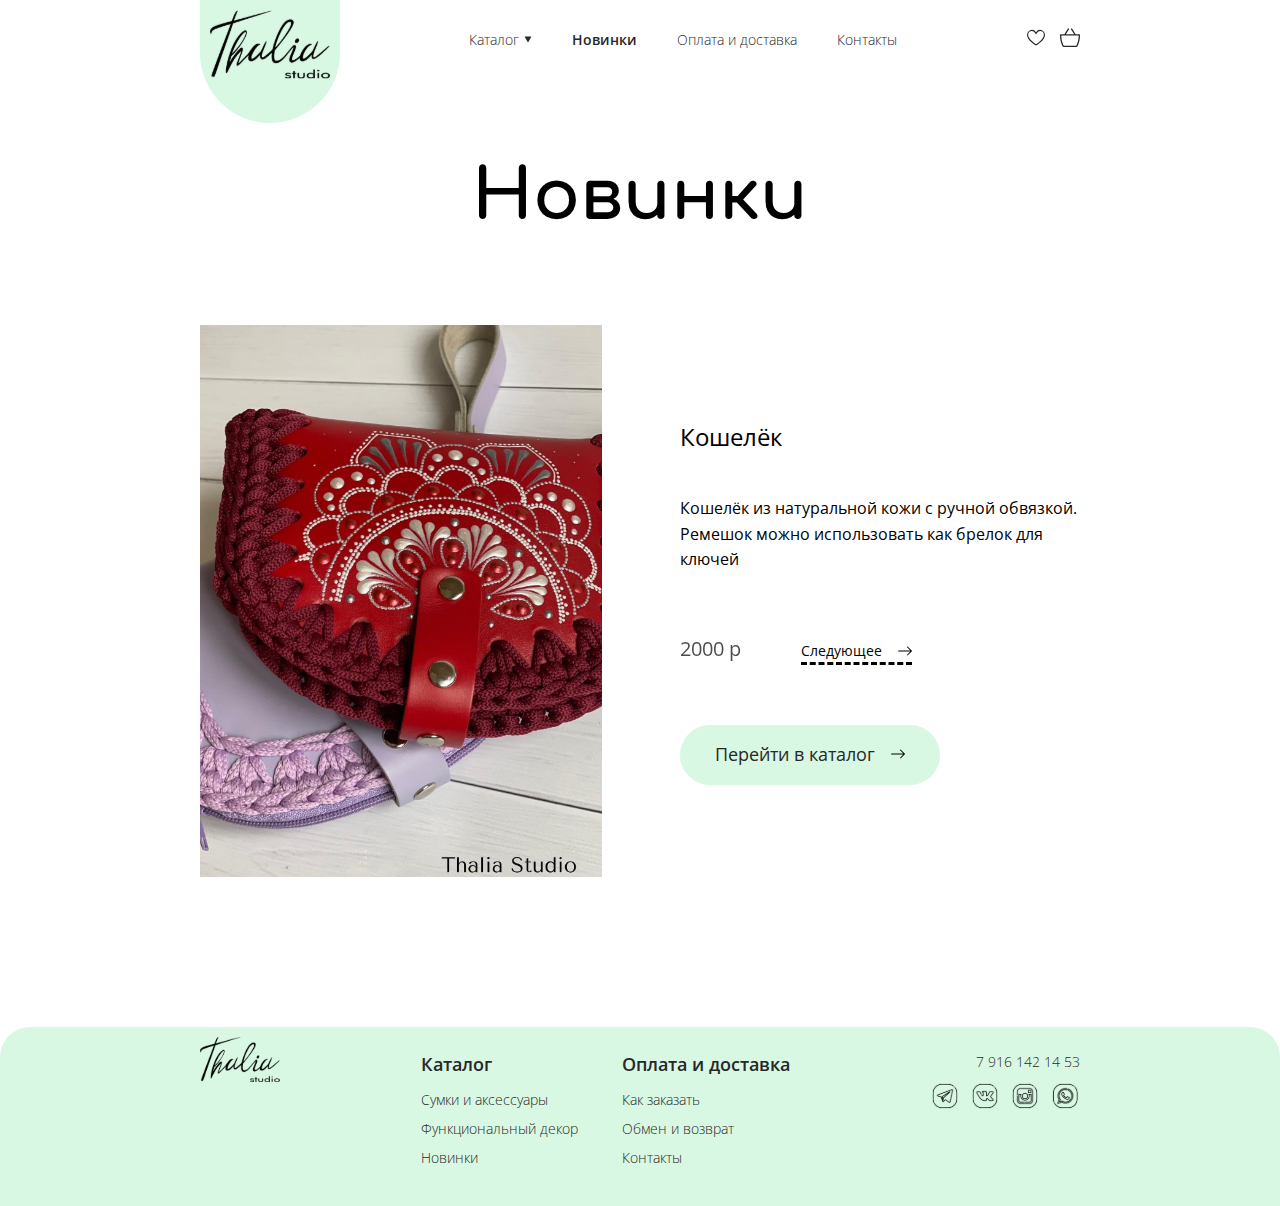
<file: pages/novelties.html>
<!DOCTYPE html>
<html lang="ru" dir="ltr">
  <head>
    <meta charset="utf-8" />
    <title>Thalia Studio - Новинки</title>
    <link rel="stylesheet" href="../index.css" />
    <link rel="stylesheet" href="../vendor/normalize.css" />
    <meta name="viewport" content="width=device-width, initial-scale=1" />
    <script src="http://ajax.googleapis.com/ajax/libs/jquery/2.0.3/jquery.min.js"></script>
  </head>

  <body>
    <header class="header">
      <a href="../index.html" class="logoimg">
        <img src="../images/logo.svg" alt="logoimg" class="logoimg pointer" />
      </a>
      <div class="menu">
        <div class="catalog">
          <p class="header__text text pointer header__text__catalog">Каталог</p>
          <img src="../images/Polygon.svg" alt="rectangle" class="polygon" />
          <div class="catalog__popup">
            <p class="catalog__popup__text text pointer">
              <a href="./catalog.html">Все изделия</a>
            </p>
            <p class="catalog__popup__text text pointer">
              <a href="./catalog.html">Сумки и аксессуары</a>
            </p>
            <p class="catalog__popup__text text pointer">
              <a href="./catalog.html">Функциональный декор</a>
            </p>
          </div>
        </div>
        <p class="header__text text pointer">
          <a href="../pages/novelties.html" class="bold">Новинки</a>
        </p>
        <p class="header__text text pointer">
          <a href="../pages/paymentndelivery.html">Оплата и доставка</a>
        </p>
        <p class="header__text text pointer">
          <a href="./contacts.html">Контакты</a>
        </p>
      </div>
      <div class="headerimges">
        <a href="/pages/favourites.html">
        <img src="/images/like.svg" alt="like" class="like pointer lazyload" />
      </a>
        <a href="/pages/order.html">
        <img src="/images/basket.svg" alt="basket" class="basket pointer lazyload" />
      </a>
        <img
          src="/images/header__vector.svg"
          alt="burger"
          class="header__burger"
        />
      </div>
    </header>
    <div class="burger">
      <div class="burger__header">
        <a href="../index.html">
          <img
            src="../images/burger__logo.svg"
            alt="logoimg"
            class="burger__header__img pointer"
          />
        </a>
        <div class="burger__header__imges">
          <img src="../images/like.svg" alt="like" class="like pointer" />
          <img src="../images/basket.svg" alt="basket" class="basket pointer" />
          <img
            src="../images/burger__vector.svg"
            alt="vector"
            class="burger__vector pointer"
          />
        </div>
      </div>
      <div class="burger__content">
        <div class="catalog">
          <p class="header__text text pointer burger__catalog__title">
            Каталог
          </p>
          <img src="../images/Polygon.svg" alt="rectangle" class="polygon" />
        </div>
        <div class="burger__content__catalog-popup">
          <p class="burger__content__catalog-popup__text text pointer">
            <a href="./catalog.html"> Сумки и аксессуары </a>
          </p>
          <p class="burger__content__catalog-popup__text text pointer">
            <a href="./catalog.html"> Функциональный декор </a>
          </p>
        </div>
        <p class="burger__content__text text pointer">
          <a href="../pages/novelties.html">Новинки</a>
        </p>
        <p class="burger__content__text text pointer">
          <a href="../pages/paymentndelivery.html">Оплата и доставка</a>
        </p>
        <p class="burger__content__text text pointer">
          <a href="./contacts.html">Контакты</a>
        </p>
      </div>
      <div class="burger__footer">
        <p class="burger__footer__text text">7 916 142 14 53</p>
        <div class="burger__footer__social">
          <a href="#"
            ><img
              src="../images/image_telegram.svg"
              alt=""
              class="burger__footer__social__icon"
          /></a>
          <a href="https://vk.com/thaliastudio"
            ><img
              src="../images/image_vk.svg"
              alt=""
              class="burger__footer__social__icon"
          /></a>
          <a href="#"
            ><img
              src="../images/image_instagram.svg"
              alt=""
              class="burger__footer__social__icon"
          /></a>
          <a href="#"
            ><img
              src="../images/image_whatsapp.svg"
              alt=""
              class="burger__footer__social__icon"
          /></a>
        </div>
      </div>
    </div>
    <main class="page">
      <section class="novelties">
        <h2 class="novelties__title title">Новинки</h2>
        <div class="novelties__content">
          <img src="" alt="" class="novelties__image" />
          <div class="novelties__content__text-wrapper">
            <h3 class="novelties__content__text-wrapper__title text"></h3>
            <p class="novelties__content__text-wrapper__text text"></p>
            <div class="novelties__content__text-wrapper__bottom">
              <p
                class="novelties__content__text-wrapper__bottom__text text"
              ></p>
              <p
                class="catal__center__text novelties__content__text-wrapper__bottom__link text pointer"
              >
                Следующее<img
                  src="../images/arrow.svg"
                  alt="arrowimg"
                  class=""
                />
              </p>
            </div>
            <a
            href="/pages/catalog.html"
              class="mainbutton text pointer novelties__content__text-wrapper__button"
            >
              Перейти в каталог<img src="../images/arrow.svg" alt="arrowimg" />
            </a>
          </div>
        </div>
      </section>
    </main>
    <footer class="footer">
      <div class="footer__content">
        <img src="../images/footer__logo.svg" alt="" class="footer__logo" />
        <div class="footer__nav">
          <div class="footer__menu">
            <h3 class="menu__title text"><a href="/pages/catalog.html">Каталог</a></h3>
            <p class="menu__text text pointer"><a href="/pages/catalog.html">Сумки и аксессуары</a></p>
            <p class="menu__text text pointer"><a href="/pages/catalog.html">Функциональный декор</a></p>
            <p class="menu__text text pointer">
              <a href="/pages/novelties.html">Новинки</a>
            </p>
          </div>
          <div class="footer__menu">
            <h3 class="menu__title text">
              <a href="../pages/paymentndelivery.html">Оплата и доставка</a>
            </h3>
            <p class="menu__text text pointer">Как заказать</p>
            <p class="menu__text text pointer">
              <a href="./tradenreturn.html">Обмен и возврат</a>
            </p>
            <p class="menu__text text pointer">
              <a href="./contacts.html">Контакты</a>
            </p>
          </div>
        </div>
        <div class="footer__social">
          <p class="menu__text footer__social__text text">7 916 142 14 53</p>
          <div class="footer__social__icons">
            <a href="#" target="_blank"
              ><img src="../images/image_telegram.svg" alt=""
            /></a>
            <a href="https://vk.com/thaliastudio" target="_blank"
              ><img src="../images/image_vk.svg" alt=""
            /></a>
            <a href="#" target="_blank"
              ><img src="../images/image_instagram.svg" alt=""
            /></a>
            <a href="#" target="_blank"
              ><img src="../images/image_whatsapp.svg" alt=""
            /></a>
          </div>
        </div>
      </div>
    </footer>
    <div class="preloader-3">
      <img src="/images/preloader.gif" alt="" class="preloader-image">
  </div>
    <script src="/js/preloader.js"></script>
    <script src="https://code.s3.yandex.net/web-code/smoothly.js"></script>
    <script src="../js/novelties.js"></script>
    <script src="../js/mainpage.js"></script>
  </body>
</html>
</file>
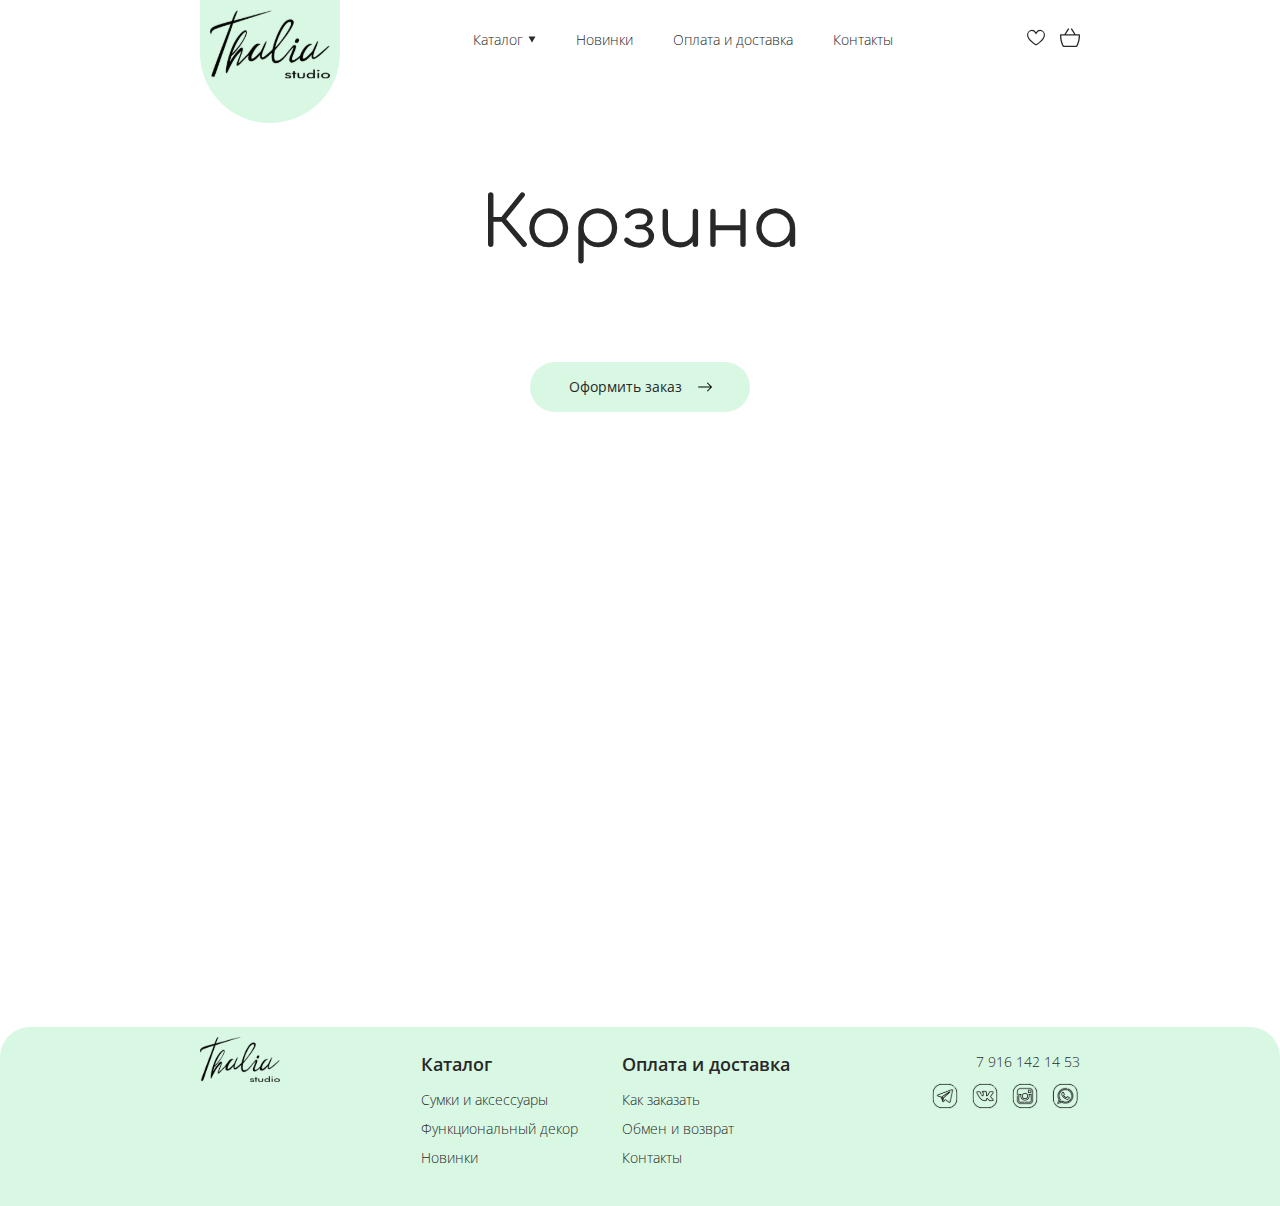
<file: pages/order.html>
<!DOCTYPE html>
<html lang="ru" dir="ltr">
  <head>
    <meta charset="utf-8" />
    <title>Thalia Studio - Корзина</title>
    <link rel="stylesheet" href="../index.css" />
    <link rel="stylesheet" href="../vendor/normalize.css" />
    <meta name="viewport" content="width=device-width, initial-scale=1" />
    <script src="http://ajax.googleapis.com/ajax/libs/jquery/2.0.3/jquery.min.js"></script>
  </head>

  <body>
    <header class="header">
      <a href="../index.html" class="logoimg">
        <img src="../images/logo.svg" alt="logoimg" class="logoimg pointer" />
      </a>
      <div class="menu">
        <div class="catalog">
          <p class="header__text text pointer header__text__catalog">Каталог</p>
          <img src="../images/Polygon.svg" alt="rectangle" class="polygon" />
          <div class="catalog__popup">
            <p class="catalog__popup__text text pointer">
              <a href="./catalog.html">Все изделия</a>
            </p>
            <p class="catalog__popup__text text pointer">
              <a href="./catalog.html">Сумки и аксессуары</a>
            </p>
            <p class="catalog__popup__text text pointer">
              <a href="./catalog.html">Функциональный декор</a>
            </p>
          </div>
        </div>
        <p class="header__text text pointer">
          <a href="../pages/novelties.html">Новинки</a>
        </p>
        <p class="header__text text pointer">
          <a href="../pages/paymentndelivery.html">Оплата и доставка</a>
        </p>
        <p class="header__text text pointer">
          <a href="./contacts.html">Контакты</a>
        </p>
      </div>
      <div class="headerimges">
        <a href="/pages/favourites.html">
          <img
            src="/images/like.svg"
            alt="like"
            class="like pointer lazyload"
          />
        </a>
        <a href="/pages/order.html">
          <img
            src="/images/basket.svg"
            alt="basket"
            class="basket pointer lazyload"
          />
        </a>
        <img
          src="/images/header__vector.svg"
          alt="burger"
          class="header__burger"
        />
      </div>
    </header>
    <div class="burger">
      <div class="burger__header">
        <a href="../index.html">
          <img
            src="../images/burger__logo.svg"
            alt="logoimg"
            class="burger__header__img pointer"
          />
        </a>
        <div class="burger__header__imges">
          <img src="../images/like.svg" alt="like" class="like pointer" />
          <img src="../images/basket.svg" alt="basket" class="basket pointer" />
          <img
            src="../images/burger__vector.svg"
            alt="vector"
            class="burger__vector pointer"
          />
        </div>
      </div>
      <div class="burger__content">
        <div class="catalog">
          <p class="header__text text pointer burger__catalog__title">
            Каталог
          </p>
          <img src="../images/Polygon.svg" alt="rectangle" class="polygon" />
        </div>
        <div class="burger__content__catalog-popup">
          <p class="burger__content__catalog-popup__text text pointer">
            <a href="./catalog.html"> Сумки и аксессуары </a>
          </p>
          <p class="burger__content__catalog-popup__text text pointer">
            <a href="./catalog.html"> Функциональный декор </a>
          </p>
        </div>
        <p class="burger__content__text text pointer">
          <a href="../pages/novelties.html">Новинки</a>
        </p>
        <p class="burger__content__text text pointer">
          <a href="../pages/paymentndelivery.html">Оплата и доставка</a>
        </p>
        <p class="burger__content__text text pointer">
          <a href="./contacts.html">Контакты</a>
        </p>
      </div>
      <div class="burger__footer">
        <p class="burger__footer__text text">7 916 142 14 53</p>
        <div class="burger__footer__social">
          <a href="#"
            ><img
              src="../images/image_telegram.svg"
              alt=""
              class="burger__footer__social__icon"
          /></a>
          <a href="https://vk.com/thaliastudio"
            ><img
              src="../images/image_vk.svg"
              alt=""
              class="burger__footer__social__icon"
          /></a>
          <a href="#"
            ><img
              src="../images/image_instagram.svg"
              alt=""
              class="burger__footer__social__icon"
          /></a>
          <a href="#"
            ><img
              src="../images/image_whatsapp.svg"
              alt=""
              class="burger__footer__social__icon"
          /></a>
        </div>
      </div>
    </div>
    <main class="page">
      <section class="favourite">
        <h2 class="favourite__title title">Корзина</h2>
        <div class="favourite__items">
        </div>
        <a href="" class="favourite__button text"
        >Оформить заказ<img
          src="/images/arrow.svg"
          alt="arrowimg"
          class=""
      /></a>
      </section>
    </main>
    <footer class="footer">
      <div class="footer__content">
        <img src="../images/footer__logo.svg" alt="" class="footer__logo" />
        <div class="footer__nav">
          <div class="footer__menu">
            <h3 class="menu__title text">
              <a href="/pages/catalog.html">Каталог</a>
            </h3>
            <p class="menu__text text pointer">
              <a href="/pages/catalog.html">Сумки и аксессуары</a>
            </p>
            <p class="menu__text text pointer">
              <a href="/pages/catalog.html">Функциональный декор</a>
            </p>
            <p class="menu__text text pointer">
              <a href="/pages/novelties.html">Новинки</a>
            </p>
          </div>
          <div class="footer__menu">
            <h3 class="menu__title text">
              <a href="../pages/paymentndelivery.html">Оплата и доставка</a>
            </h3>
            <p class="menu__text text pointer">Как заказать</p>
            <p class="menu__text text pointer">
              <a href="./tradenreturn.html">Обмен и возврат</a>
            </p>
            <p class="menu__text text pointer">
              <a href="./contacts.html">Контакты</a>
            </p>
          </div>
        </div>
        <div class="footer__social">
          <p class="menu__text footer__social__text text">7 916 142 14 53</p>
          <div class="footer__social__icons">
            <a href="#" target="_blank"
              ><img src="../images/image_telegram.svg" alt=""
            /></a>
            <a href="https://vk.com/thaliastudio" target="_blank"
              ><img src="../images/image_vk.svg" alt=""
            /></a>
            <a href="#" target="_blank"
              ><img src="../images/image_instagram.svg" alt=""
            /></a>
            <a href="#" target="_blank"
              ><img src="../images/image_whatsapp.svg" alt=""
            /></a>
          </div>
        </div>
      </div>
    </footer>
    <template class="catalog-template-card">
      <div class="catalog-page__items__item pointer">
        <img
          src="../images/juta.png"
          alt=""
          class="catalog-page__items__item__img"
        />
        <p class="catalog-page__items__item__text text"></p>
        <div class="catalog-page__items__item__wrapper">
          <p class="catalog-page__items__item__wrapper__price text"></p>
        </div>
        <div class="catalog-page__items__item__bottom">
          <img
            src="/images/trash.svg"
            alt=""
            class="catalog-page__items__item__wrapper__like pointer"
          />
          <img
            src="/images/down.svg"
            alt=""
            class="catalog-page__items__item__bottom__radius minus"
          />
          <p class="catalog-page__items__item__bottom__text text">1</p>
          <img
            src="/images/add.svg"
            alt=""
            class="catalog-page__items__item__bottom__radius plus"
          />
        </div>
      </div>
    </template>
    <div class="preloader-3">
      <img src="/images/preloader.gif" alt="" class="preloader-image" />
    </div>
    <script src="/js/preloader.js"></script>
    <script src="/js/catalog-items.js"></script>
    <script src="/js/order.js"></script>
    <script src="https://code.s3.yandex.net/web-code/smoothly.js"></script>
    <script src="../js/mainpage.js"></script>
  </body>
</html>
</file>
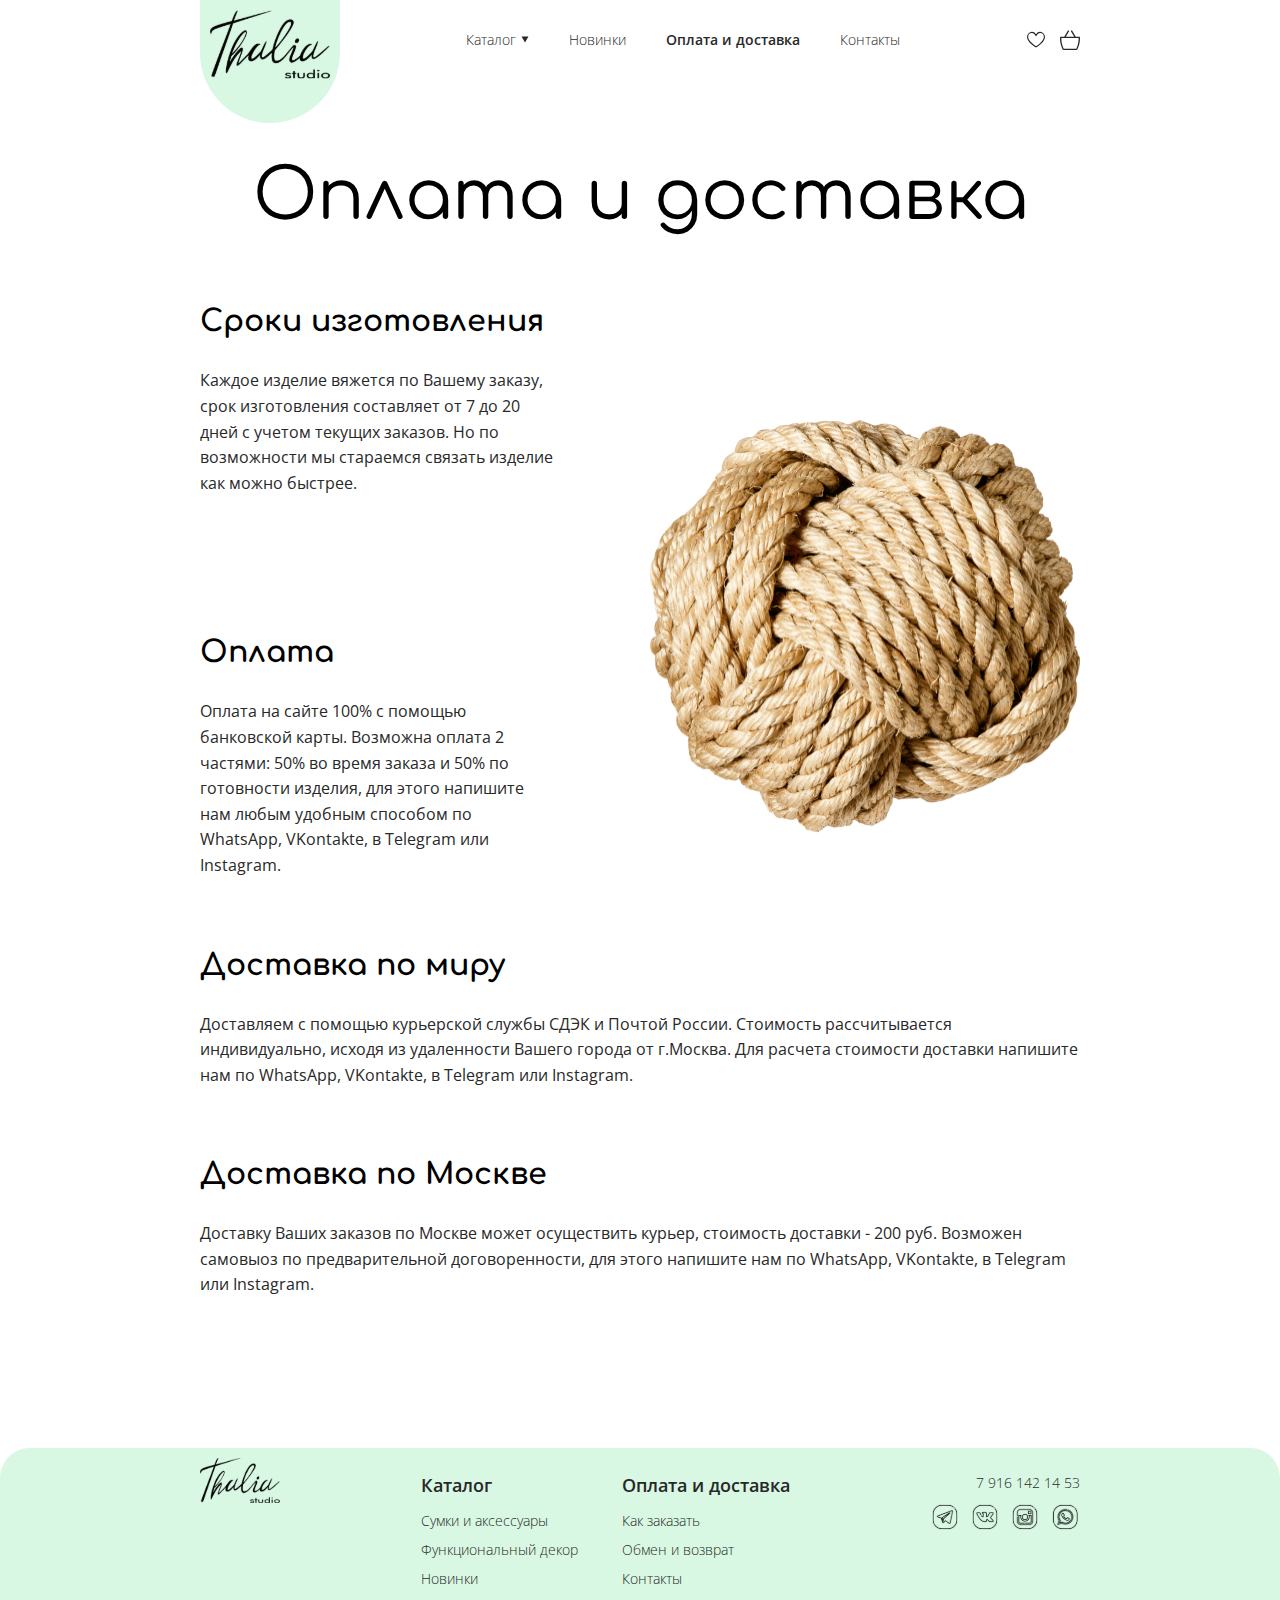
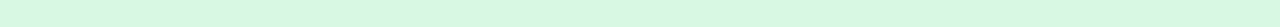
<file: pages/paymentndelivery.html>
<!DOCTYPE html>
<html lang="ru" dir="ltr">
  <head>
    <meta charset="utf-8" />
    <title>Thalia Studio - Оплата и доставка</title>
    <link rel="stylesheet" href="../index.css" />
    <link rel="stylesheet" href="../vendor/normalize.css" />
    <meta name="viewport" content="width=device-width, initial-scale=1" />
    <script src="http://ajax.googleapis.com/ajax/libs/jquery/2.0.3/jquery.min.js"></script>
  </head>

  <body>
    <header class="header">
      <a href="../index.html" class="logoimg">
        <img src="../images/logo.svg" alt="logoimg" class="logoimg pointer" />
      </a>
      <div class="menu">
        <div class="catalog">
          <p class="header__text text pointer header__text__catalog">Каталог</p>
          <img src="../images/Polygon.svg" alt="rectangle" class="polygon" />
          <div class="catalog__popup">
            <p class="catalog__popup__text text pointer">
              <a href="./catalog.html">Все изделия</a>
            </p>
            <p class="catalog__popup__text text pointer">
              <a href="./catalog.html">Сумки и аксессуары</a>
            </p>
            <p class="catalog__popup__text text pointer">
              <a href="./catalog.html">Функциональный декор</a>
            </p>
          </div>
        </div>
        <p class="header__text text pointer">
          <a href="../pages/novelties.html">Новинки</a>
        </p>
        <p class="header__text text pointer">
          <a href="../pages/paymentndelivery.html" class="bold"
            >Оплата и доставка</a
          >
        </p>
        <p class="header__text text pointer">
          <a href="./contacts.html">Контакты</a>
        </p>
      </div>
      <div class="headerimges">
        <img src="../images/like.svg" alt="like" class="like pointer" />
        <img src="../images/basket.svg" alt="basket" class="basket pointer" />
        <img
          src="../images/header__vector.svg"
          alt="burger"
          class="header__burger"
        />
      </div>
    </header>
    <div class="burger">
      <div class="burger__header">
        <a href="../index.html">
          <img
            src="../images/burger__logo.svg"
            alt="logoimg"
            class="burger__header__img pointer"
          />
        </a>
        <div class="burger__header__imges">
          <img src="../images/like.svg" alt="like" class="like pointer" />
          <img src="../images/basket.svg" alt="basket" class="basket pointer" />
          <img
            src="../images/burger__vector.svg"
            alt="vector"
            class="burger__vector pointer"
          />
        </div>
      </div>
      <div class="burger__content">
        <div class="catalog">
          <p class="header__text text pointer burger__catalog__title">
            Каталог
          </p>
          <img src="../images/Polygon.svg" alt="rectangle" class="polygon" />
        </div>
        <div class="burger__content__catalog-popup">
          <p class="burger__content__catalog-popup__text text pointer">
            <a href="./catalog.html"> Сумки и аксессуары </a>
          </p>
          <p class="burger__content__catalog-popup__text text pointer">
            <a href="./catalog.html"> Функциональный декор </a>
          </p>
        </div>
        <p class="burger__content__text text pointer">
          <a href="../pages/novelties.html">Новинки</a>
        </p>
        <p class="burger__content__text text pointer">
          <a href="../pages/paymentndelivery.html">Оплата и доставка</a>
        </p>
        <p class="burger__content__text text pointer">
          <a href="./contacts.html">Контакты</a>
        </p>
      </div>
      <div class="burger__footer">
        <p class="burger__footer__text text">7 916 142 14 53</p>
        <div class="burger__footer__social">
          <a href="#"
            ><img
              src="../images/image_telegram.svg"
              alt=""
              class="burger__footer__social__icon"
          /></a>
          <a href="https://vk.com/thaliastudio"
            ><img
              src="../images/image_vk.svg"
              alt=""
              class="burger__footer__social__icon"
          /></a>
          <a href="#"
            ><img
              src="../images/image_instagram.svg"
              alt=""
              class="burger__footer__social__icon"
          /></a>
          <a href="#"
            ><img
              src="../images/image_whatsapp.svg"
              alt=""
              class="burger__footer__social__icon"
          /></a>
        </div>
      </div>
    </div>
    <main class="page">
      <section class="payment">
        <h2 class="payment__title title">Оплата и доставка</h2>
        <div class="payment__top">
          <div class="payment__top__text">
            <div class="payment__top__text-wrapper">
              <h2 class="payment__top__text-wrapper__title title">
                Сроки изготовления
              </h2>
              <p class="payment__top__text-wrapper__text text">
                Каждое изделие вяжется по Вашему заказу, срок изготовления
                составляет от 7 до 20 дней с учетом текущих заказов. Но по
                возможности мы стараемся связать изделие как можно быстрее.
              </p>
            </div>
            <div class="payment__top__text-wrapper">
              <h2 class="payment__top__text-wrapper__title title">Оплата</h2>
              <p class="payment__top__text-wrapper__text text">
                Оплата на сайте 100% с помощью банковской карты. Возможна оплата
                2 частями: 50% во время заказа и 50% по готовности изделия, для
                этого напишите нам любым удобным способом по WhatsApp,
                VKontakte, в Telegram или Instagram.
              </p>
            </div>
          </div>
          <img
            src="../images/payment__mainimg.jpg"
            alt="klubok ogromniy"
            class="payment__img"
          />
        </div>
        <h2 class="payment__top__text-wrapper__title title">
          Доставка по миру
        </h2>
        <p class="payment__top__text-wrapper__text text">
          Доставляем с помощью курьерской службы СДЭК и Почтой России. Стоимость
          рассчитывается индивидуально, исходя из удаленности Вашего города от
          г.Москва. Для расчета стоимости доставки напишите нам по WhatsApp,
          VKontakte, в Telegram или Instagram.
        </p>
        <h2 class="payment__top__text-wrapper__title title">
          Доставка по Москве
        </h2>
        <p class="payment__top__text-wrapper__text text">
          Доставку Ваших заказов по Москве может осуществить курьер, стоимость
          доставки - 200 руб. Возможен самовыоз по предварительной
          договоренности, для этого напишите нам по WhatsApp, VKontakte, в
          Telegram или Instagram.
        </p>
      </section>
    </main>
    <footer class="footer">
      <div class="footer__content">
        <img src="../images/footer__logo.svg" alt="" class="footer__logo" />
        <div class="footer__nav">
          <div class="footer__menu">
            <h3 class="menu__title text"><a href="/pages/catalog.html">Каталог</a></h3>
            <p class="menu__text text pointer"><a href="/pages/catalog.html">Сумки и аксессуары</a></p>
            <p class="menu__text text pointer"><a href="/pages/catalog.html">Функциональный декор</a></p>
            <p class="menu__text text pointer">
              <a href="/pages/novelties.html">Новинки</a>
            </p>
          </div>
          <div class="footer__menu">
            <h3 class="menu__title text">
              <a href="../pages/paymentndelivery.html">Оплата и доставка</a>
            </h3>
            <p class="menu__text text pointer">Как заказать</p>
            <p class="menu__text text pointer">
              <a href="./tradenreturn.html">Обмен и возврат</a>
            </p>
            <p class="menu__text text pointer">
              <a href="./contacts.html">Контакты</a>
            </p>
          </div>
        </div>
        <div class="footer__social">
          <p class="menu__text footer__social__text text">7 916 142 14 53</p>
          <div class="footer__social__icons">
            <a href="#" target="_blank"
              ><img src="../images/image_telegram.svg" alt=""
            /></a>
            <a href="https://vk.com/thaliastudio" target="_blank"
              ><img src="../images/image_vk.svg" alt=""
            /></a>
            <a href="#" target="_blank"
              ><img src="../images/image_instagram.svg" alt=""
            /></a>
            <a href="#" target="_blank"
              ><img src="../images/image_whatsapp.svg" alt=""
            /></a>
          </div>
        </div>
      </div>
    </footer>
    <div class="preloader-3">
      <img src="/images/preloader.gif" alt="" class="preloader-image">
  </div>
    <script src="/js/preloader.js"></script>
    <script src="https://code.s3.yandex.net/web-code/smoothly.js"></script>
    <script src="../js/mainpage.js"></script>
  </body>
</html>
</file>
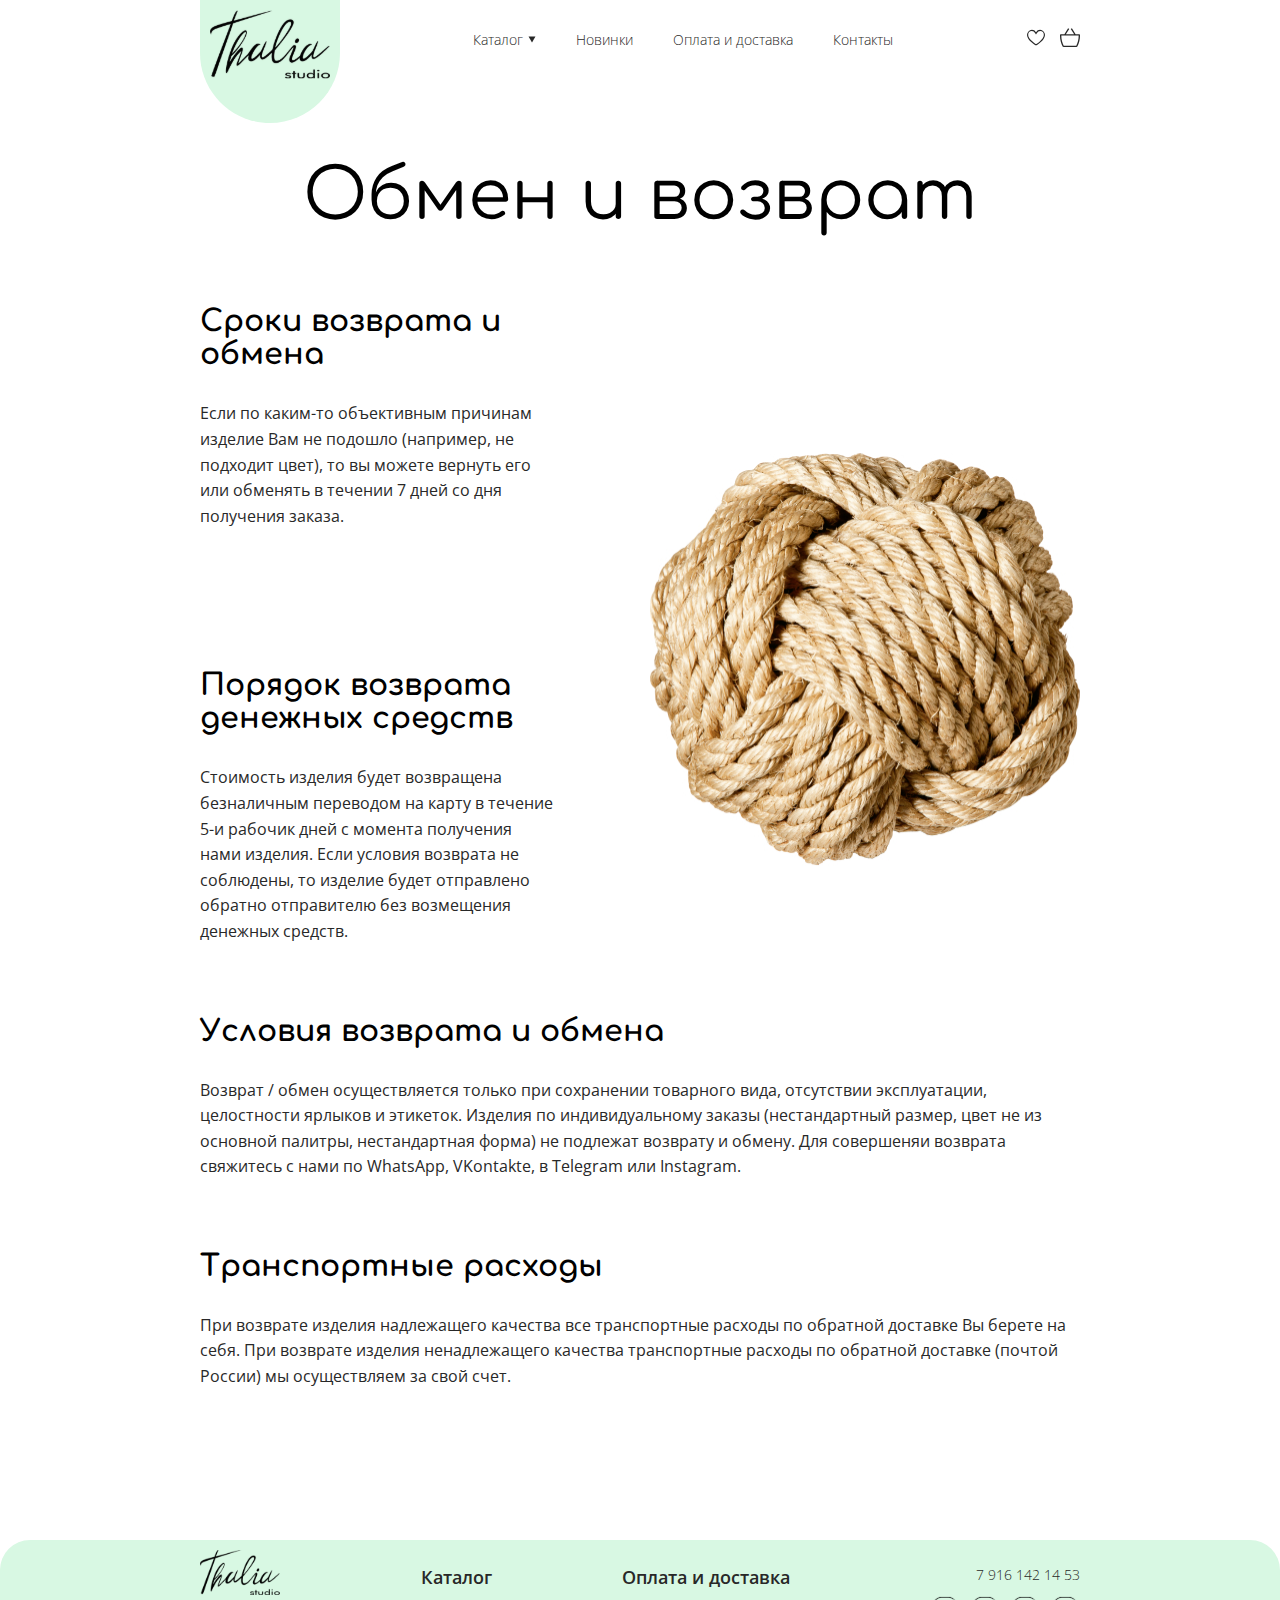
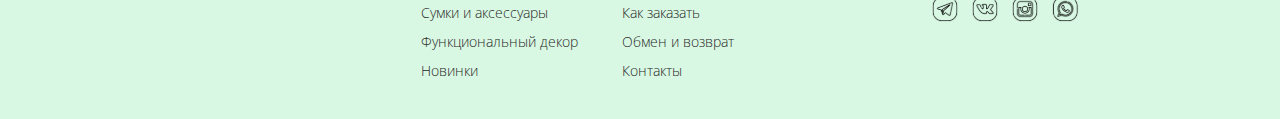
<file: pages/tradenreturn.html>
<!DOCTYPE html>
<html lang="ru" dir="ltr">
  <head>
    <meta charset="utf-8" />
    <title>Thalia Studio - Оплата и доставка</title>
    <link rel="stylesheet" href="../index.css" />
    <link rel="stylesheet" href="../vendor/normalize.css" />
    <meta name="viewport" content="width=device-width, initial-scale=1" />
    <script src="http://ajax.googleapis.com/ajax/libs/jquery/2.0.3/jquery.min.js"></script>
  </head>

  <body>
    <header class="header">
      <a href="../index.html" class="logoimg">
        <img src="../images/logo.svg" alt="logoimg" class="logoimg pointer" />
      </a>
      <div class="menu">
        <div class="catalog">
          <p class="header__text text pointer header__text__catalog">Каталог</p>
          <img src="../images/Polygon.svg" alt="rectangle" class="polygon" />
          <div class="catalog__popup">
            <p class="catalog__popup__text text pointer">
              <a href="./catalog.html">Все изделия</a>
            </p>
            <p class="catalog__popup__text text pointer">
              <a href="./catalog.html">Сумки и аксессуары</a>
            </p>
            <p class="catalog__popup__text text pointer">
              <a href="./catalog.html">Функциональный декор</a>
            </p>
          </div>
        </div>
        <p class="header__text text pointer">
          <a href="../pages/novelties.html">Новинки</a>
        </p>
        <p class="header__text text pointer">
          <a href="../pages/paymentndelivery.html">Оплата и доставка</a>
        </p>
        <p class="header__text text pointer">
          <a href="./contacts.html">Контакты</a>
        </p>
      </div>
      <div class="headerimges">
        <a href="/pages/favourites.html">
        <img src="/images/like.svg" alt="like" class="like pointer lazyload" />
      </a>
        <a href="/pages/order.html">
        <img src="/images/basket.svg" alt="basket" class="basket pointer lazyload" />
      </a>
        <img
          src="/images/header__vector.svg"
          alt="burger"
          class="header__burger"
        />
      </div>
    </header>
    <div class="burger">
      <div class="burger__header">
        <a href="../index.html">
          <img
            src="../images/burger__logo.svg"
            alt="logoimg"
            class="burger__header__img pointer"
          />
        </a>
        <div class="burger__header__imges">
          <img src="../images/like.svg" alt="like" class="like pointer" />
          <img src="../images/basket.svg" alt="basket" class="basket pointer" />
          <img
            src="../images/burger__vector.svg"
            alt="vector"
            class="burger__vector pointer"
          />
        </div>
      </div>
      <div class="burger__content">
        <div class="catalog">
          <p class="header__text text pointer burger__catalog__title">
            Каталог
          </p>
          <img src="../images/Polygon.svg" alt="rectangle" class="polygon" />
        </div>
        <div class="burger__content__catalog-popup">
          <p class="burger__content__catalog-popup__text text pointer">
            <a href="./catalog.html"> Сумки и аксессуары </a>
          </p>
          <p class="burger__content__catalog-popup__text text pointer">
            <a href="./catalog.html"> Функциональный декор </a>
          </p>
        </div>
        <p class="burger__content__text text pointer">
          <a href="../pages/novelties.html">Новинки</a>
        </p>
        <p class="burger__content__text text pointer">
          <a href="../pages/paymentndelivery.html">Оплата и доставка</a>
        </p>
        <p class="burger__content__text text pointer">
          <a href="./contacts.html">Контакты</a>
        </p>
      </div>
      <div class="burger__footer">
        <p class="burger__footer__text text">7 916 142 14 53</p>
        <div class="burger__footer__social">
          <a href="#"
            ><img
              src="../images/image_telegram.svg"
              alt=""
              class="burger__footer__social__icon"
          /></a>
          <a href="https://vk.com/thaliastudio"
            ><img
              src="../images/image_vk.svg"
              alt=""
              class="burger__footer__social__icon"
          /></a>
          <a href="#"
            ><img
              src="../images/image_instagram.svg"
              alt=""
              class="burger__footer__social__icon"
          /></a>
          <a href="#"
            ><img
              src="../images/image_whatsapp.svg"
              alt=""
              class="burger__footer__social__icon"
          /></a>
        </div>
      </div>
    </div>
    <main class="page">
      <section class="payment">
        <h2 class="payment__title title">Обмен и возврат</h2>
        <div class="payment__top">
          <div class="payment__top__text">
            <div class="payment__top__text-wrapper">
              <h2 class="payment__top__text-wrapper__title title">
                Сроки возврата и обмена
              </h2>
              <p class="payment__top__text-wrapper__text text">
                Если по каким-то объективным причинам изделие Вам не подошло
                (например, не подходит цвет), то вы можете вернуть его или
                обменять в течении 7 дней со дня получения заказа.
              </p>
            </div>
            <div class="payment__top__text-wrapper">
              <h2 class="payment__top__text-wrapper__title title">
                Порядок возврата денежных средств
              </h2>
              <p class="payment__top__text-wrapper__text text">
                Стоимость изделия будет возвращена безналичным переводом на
                карту в течение 5-и рабочик дней с момента получения нами
                изделия. Если условия возврата не соблюдены, то изделие будет
                отправлено обратно отправителю без возмещения денежных средств.
              </p>
            </div>
          </div>
          <img
            src="../images/payment__mainimg.jpg"
            alt="klubok ogromniy"
            class="payment__img"
          />
        </div>
        <h2 class="payment__top__text-wrapper__title title">
          Условия возврата и обмена
        </h2>
        <p class="payment__top__text-wrapper__text text">
          Возврат / обмен осуществляется только при сохранении товарного вида,
          отсутствии эксплуатации, целостности ярлыков и этикеток. Изделия по
          индивидуальному заказы (нестандартный размер, цвет не из основной
          палитры, нестандартная форма) не подлежат возврату и обмену. Для
          совершеняи возврата свяжитесь с нами по WhatsApp, VKontakte, в
          Telegram или Instagram.
        </p>
        <h2 class="payment__top__text-wrapper__title title">
          Транспортные расходы
        </h2>
        <p class="payment__top__text-wrapper__text text">
          При возврате изделия надлежащего качества все транспортные расходы по
          обратной доставке Вы берете на себя. При возврате изделия
          ненадлежащего качества транспортные расходы по обратной доставке
          (почтой России) мы осуществляем за свой счет.
        </p>
      </section>
    </main>
    <footer class="footer">
      <div class="footer__content">
        <img src="../images/footer__logo.svg" alt="" class="footer__logo" />
        <div class="footer__nav">
          <div class="footer__menu">
            <h3 class="menu__title text">
              <a href="/pages/catalog.html">Каталог</a>
            </h3>
            <p class="menu__text text pointer">
              <a href="/pages/catalog.html">Сумки и аксессуары</a>
            </p>
            <p class="menu__text text pointer">
              <a href="/pages/catalog.html">Функциональный декор</a>
            </p>
            <p class="menu__text text pointer">
              <a href="/pages/novelties.html">Новинки</a>
            </p>
          </div>
          <div class="footer__menu">
            <h3 class="menu__title text">
              <a href="../pages/paymentndelivery.html">Оплата и доставка</a>
            </h3>
            <p class="menu__text text pointer">Как заказать</p>
            <p class="menu__text text pointer">
              <a href="./tradenreturn.html">Обмен и возврат</a>
            </p>
            <p class="menu__text text pointer">
              <a href="./contacts.html">Контакты</a>
            </p>
          </div>
        </div>
        <div class="footer__social">
          <p class="menu__text footer__social__text text">7 916 142 14 53</p>
          <div class="footer__social__icons">
            <a href="#" target="_blank"
              ><img src="../images/image_telegram.svg" alt=""
            /></a>
            <a href="https://vk.com/thaliastudio" target="_blank"
              ><img src="../images/image_vk.svg" alt=""
            /></a>
            <a href="#" target="_blank"
              ><img src="../images/image_instagram.svg" alt=""
            /></a>
            <a href="#" target="_blank"
              ><img src="../images/image_whatsapp.svg" alt=""
            /></a>
          </div>
        </div>
      </div>
    </footer>
    <div class="preloader-3">
      <img src="/images/preloader.gif" alt="" class="preloader-image">
  </div>
    <script src="/js/preloader.js"></script>
    <script src="https://code.s3.yandex.net/web-code/smoothly.js"></script>
    <script src="../js/mainpage.js"></script>
  </body>
</html>
</file>
<file: index.css>
@import url("https://fonts.googleapis.com/css2?family=Comfortaa:wght@300;400;500;600;700&family=Open+Sans:ital,wght@0,300;0,400;0,500;0,600;0,700;0,800;1,300;1,400;1,500;1,600;1,700;1,800&display=swap");
@import "./blocks/header.css";
@import "./blocks/main.css";
@import "./blocks/soul.css";
@import "./blocks/catal.css";
@import "./blocks/materials.css";
@import "./blocks/care.css";
@import "./blocks/footer.css";
@import url("./blocks/overlay.css");
@import url(./blocks/burger.css);
@import url(./blocks/novelties.css);
@import url(./blocks/accesories.css);
@import url(./blocks/payments.css);
@import url(./blocks/contacts.css);
@import url(/blocks/catalog-page.css);
@import url(/blocks/preloader.css);
@import url(https://cdn.jsdelivr.net/npm/@fancyapps/ui@4.0/dist/fancybox.css);
@import url(/blocks/favourite.css);
* {
  box-sizing: border-box;
}/*# sourceMappingURL=index.css.map */
</file>
